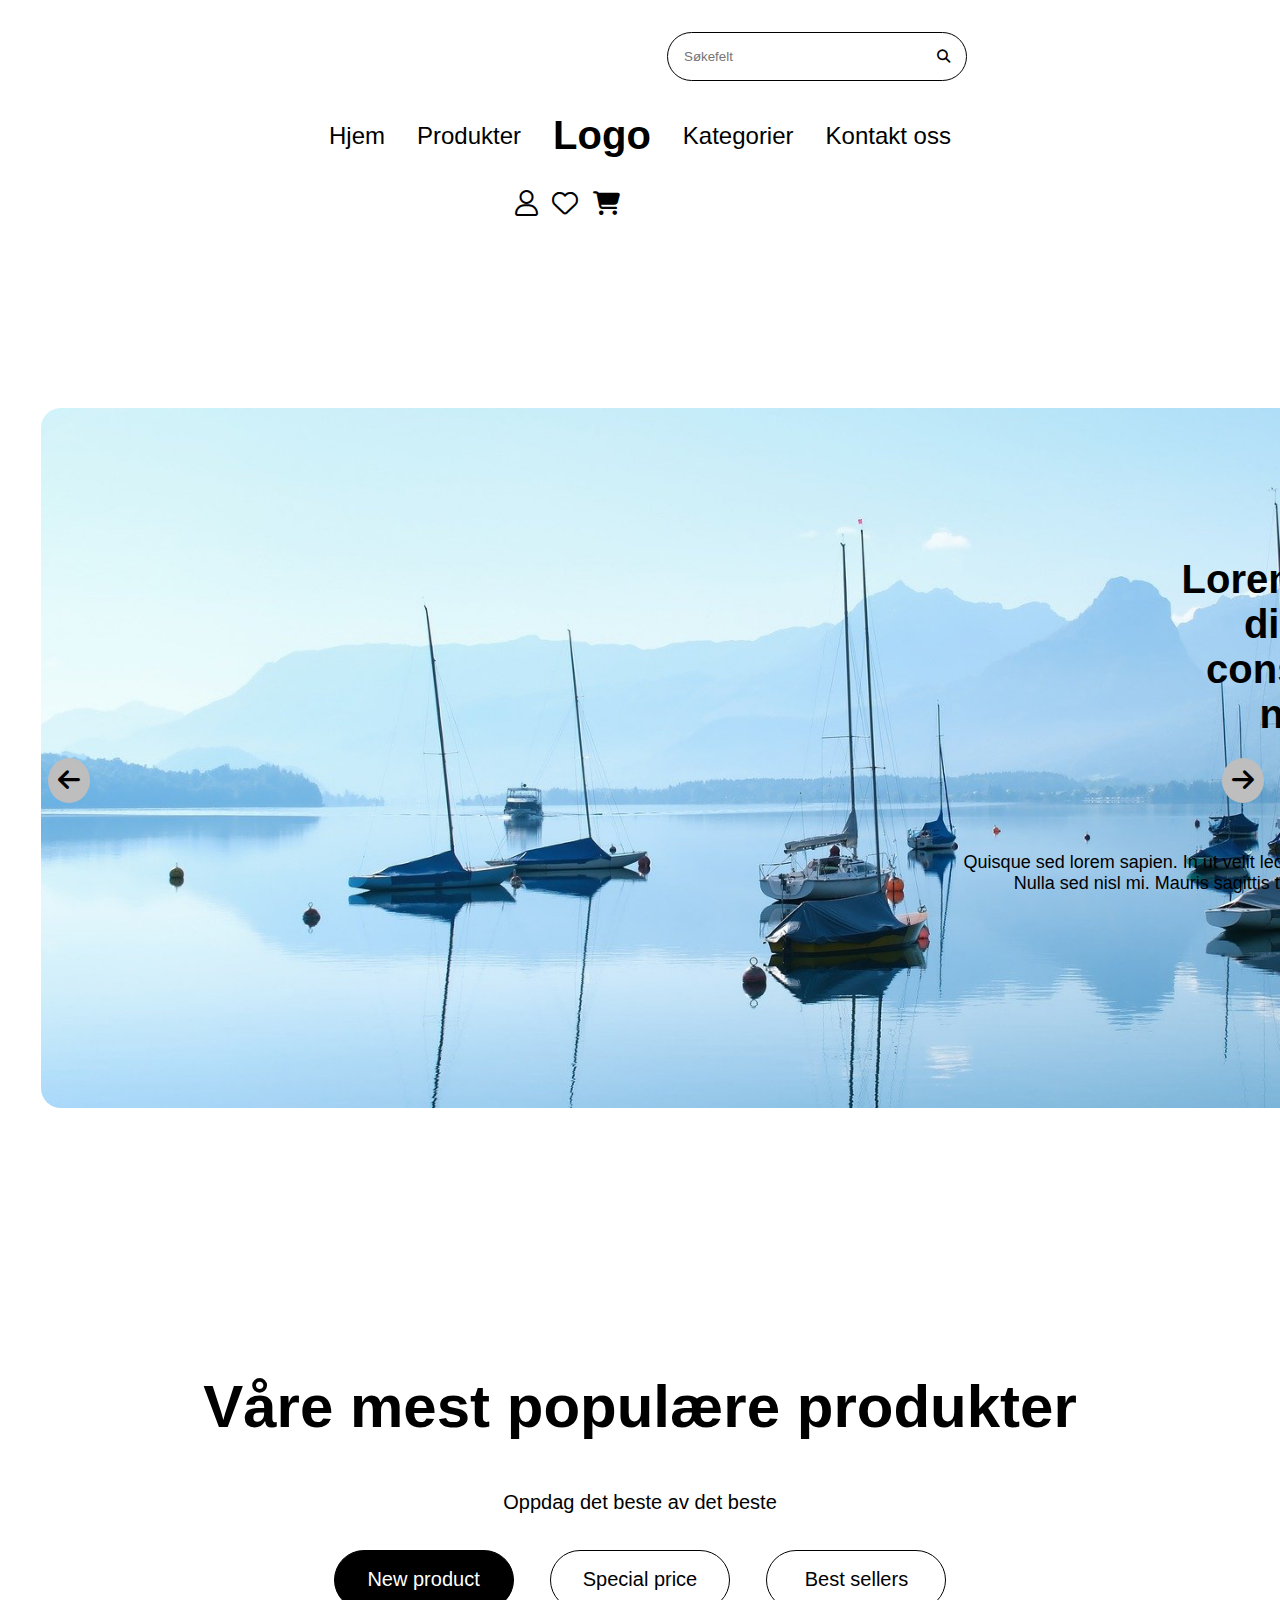
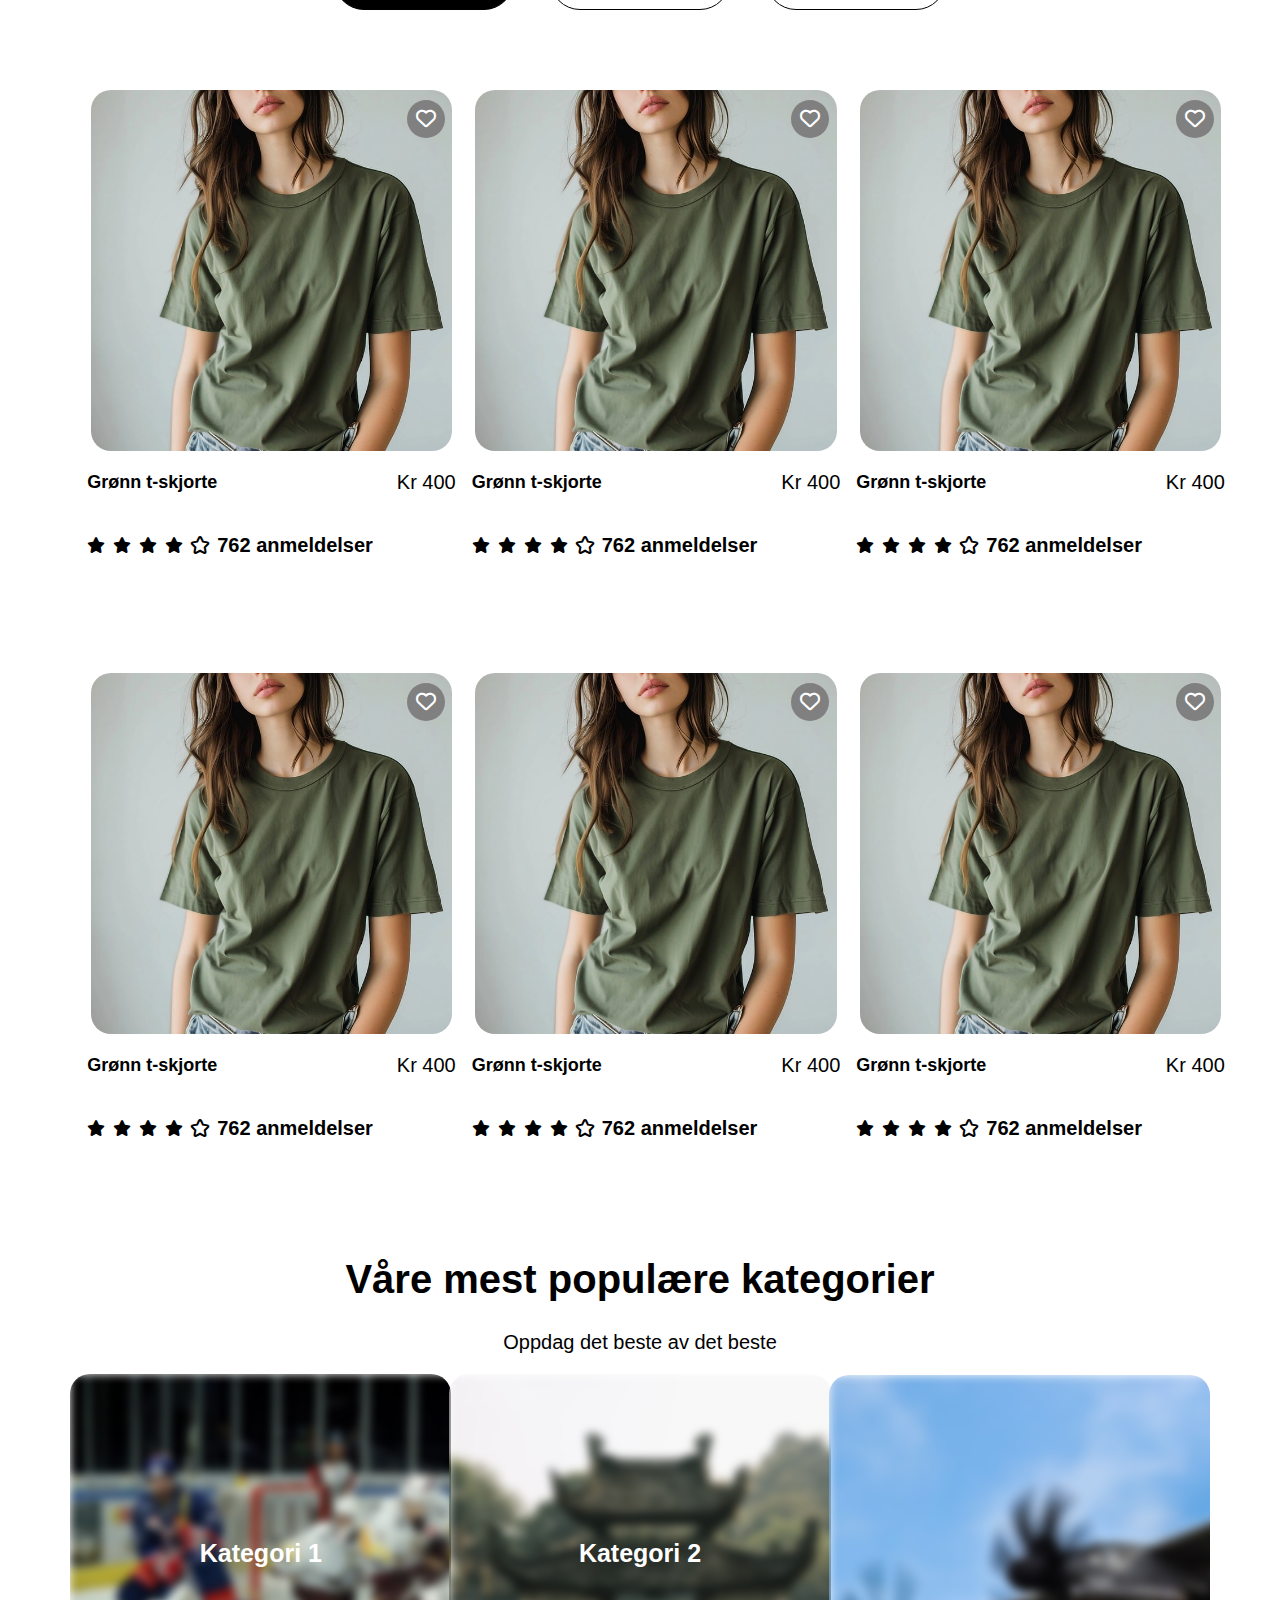
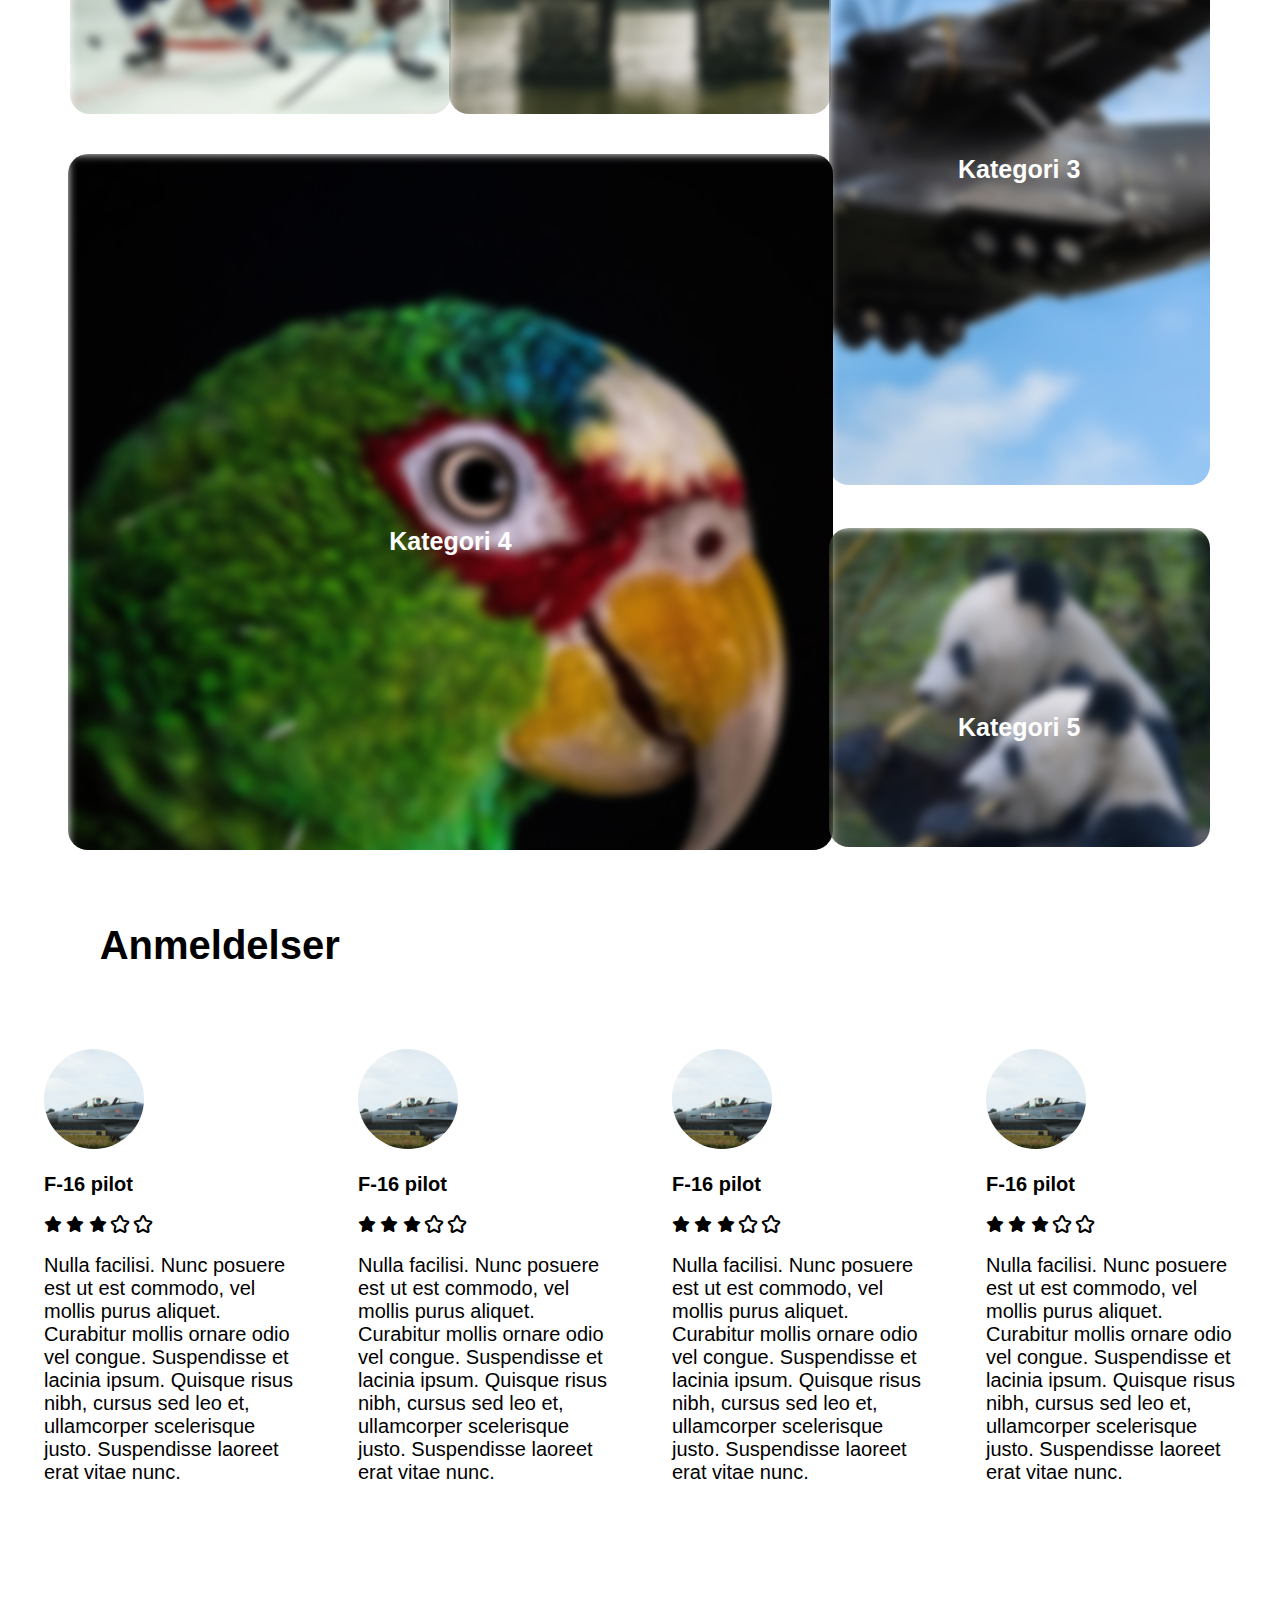
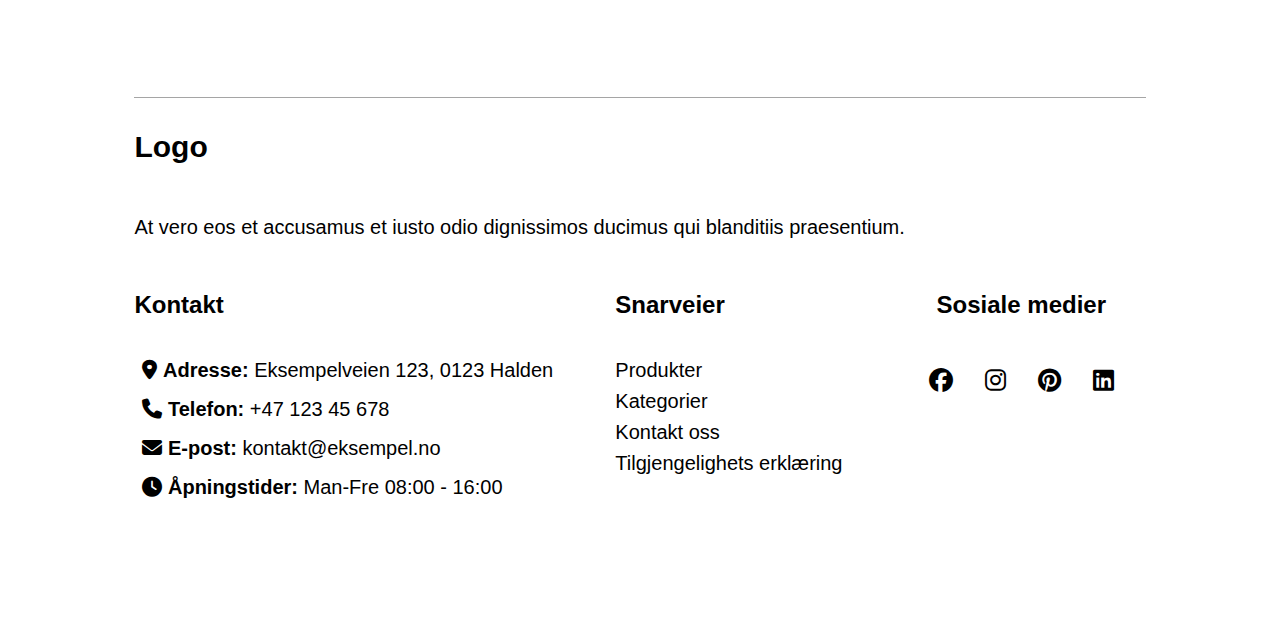
<file: index.html>
<!DOCTYPE html>
<html lang="nb">
<head>
    <meta charset="UTF-8">
    <meta name="viewport" content="width=device-width, initial-scale=1.0">
    <link href="ikoner/css/fontawesome.css" rel="stylesheet">
    <link href="ikoner/css/brands.css" rel="stylesheet">
    <link href="ikoner/css/solid.css" rel="stylesheet">
    <link rel="stylesheet" href="css/style.css">
    <title>Hjem side</title>
</head>
<body>
    <header id="global-header">
        <nav>
            <form>
                <input type="text" placeholder="Søkefelt" id="search">
                <button type="submit" id="search-button">
                    <i class="fa-regular fa-magnifying-glass" id="search-icon"></i>
                </button>
            </form>
            <ul id="menu-text">
                <li>
                    <a href="index.html">Hjem</a>
                </li>
                <li>
                    <a href="#products">Produkter</a>
                </li>
                <li id="logo">
                    <a href="index.html"><strong>Logo</strong></a>
                </li>
                <li>
                    <a href="#categories">Kategorier</a>
                </li>
                <li>
                    <a href="#f-contact">Kontakt oss</a>
                </li>
            </ul>
            <ul id="menu-icon">
                <li>
                    <a href="#"><i class="fa-regular fa-user"></i></a>
                </li>
                <li>
                    <a href="#"><i class="fa-regular fa-heart"></i></a>
                </li>
                <li>
                    <a href="checkout.html"><i class="fa-regular fa-cart-shopping"></i></a>
                </li>
            </ul>
        </nav>
    </header>
    <main>
        <section id="banner">
            <div id="scroll-container-banner">
                <i class="fa-solid fa-arrow-left"></i>
                <i class="fa-solid fa-arrow-right"></i>
                <article id="banner1">
                    <picture>
                        <!--/* Image by <a href="https://pixabay.com/users/the_iop-1181394/?utm_source=link-attribution&utm_medium=referral&utm_campaign=image&utm_content=8763490">the_iop</a> from <a href="https://pixabay.com//?utm_source=link-attribution&utm_medium=referral&utm_campaign=image&utm_content=8763490">Pixabay</a> */-->
                        <source media="(max-width:400px)" srcset="bilder/forside/lake-small.jpg">
                        <source media="(max-width:800px)" srcset="bilder/forside/lake-big.jpg">
                        <img src="bilder/forside/lake-big.jpg" alt="et bilde av noen seilbåter med fjell i bakgrunnen">
                    </picture>
                    <h2>Lorem ipsum. Curabitur dictum tincidunt elit, consectetur bibendum neque dignissim ut. </h2>
                    <p>Quisque sed lorem sapien. In ut velit leo. Proin volutpat justo non tincidunt hendrerit. Nulla sed nisl mi. Mauris sagittis tellus purus, eget sodales libero tristique nec.</p>
                    <a href="#">Les mer</a>
                </article>
                <article id="banner2">
                    <picture>
                        <!--Image by <a href="https://pixabay.com/users/papaya45-216043/?utm_source=link-attribution&utm_medium=referral&utm_campaign=image&utm_content=377796">Sabine Löwer</a> from <a href="https://pixabay.com//?utm_source=link-attribution&utm_medium=referral&utm_campaign=image&utm_content=377796">Pixabay</a>-->
                        <source media="(max-width:800px)" srcset="bilder/forside/sunset-big.jpg">
                        <img src="bilder/forside/sunset-big.jpg" alt="et bilde av noen seilbåter med fjell i bakgrunnen">
                    </picture>
                    <h2>Lorem ipsum. Curabitur dictum tincidunt elit, consectetur bibendum neque dignissim ut. </h2>
                    <p>Quisque sed lorem sapien. In ut velit leo. Proin volutpat justo non tincidunt hendrerit. Nulla sed nisl mi. Mauris sagittis tellus purus, eget sodales libero tristique nec.</p>
                    <a href="#">Les mer</a>
                </article>
                <article id="banner3">
                    <picture>
                        <!--Image by <a href="https://pixabay.com/users/anhannh-11151235/?utm_source=link-attribution&utm_medium=referral&utm_campaign=image&utm_content=4027605">Hoàng Anh Vũ</a> from <a href="https://pixabay.com//?utm_source=link-attribution&utm_medium=referral&utm_campaign=image&utm_content=4027605">Pixabay</a>-->
                        <source media="(max-width:800px)" srcset="bilder/forside/sun-big.jpg">
                        <img src="bilder/forside/sun-big.jpg" alt="et bilde av noen seilbåter med fjell i bakgrunnen">
                    </picture>
                    <h2>Lorem ipsum. Curabitur dictum tincidunt elit, consectetur bibendum neque dignissim ut. </h2>
                    <p>Quisque sed lorem sapien. In ut velit leo. Proin volutpat justo non tincidunt hendrerit. Nulla sed nisl mi. Mauris sagittis tellus purus, eget sodales libero tristique nec.</p>
                    <a href="#">Les mer</a>
                </article>
            </div>
        </section>
        <section id="products">
            <h2>Våre mest populære produkter</h2>
                <p>Oppdag det beste av det beste</p>
                <button id="new-product">New product</button>
                <button>Special price</button>
                <button>Best sellers</button>
            <section id="product-flex">
                <article class="product-card">
                    <picture>
                        <!--  Image by <a href="https://pixabay.com/users/mockups-41027447/?utm_source=link-attribution&utm_medium=referral&utm_campaign=image&utm_content=8751040">mockups</a> from <a href="https://pixabay.com//?utm_source=link-attribution&utm_medium=referral&utm_campaign=image&utm_content=8751040">Pixabay</a>-->
                        <source media="(max-width:400px)" srcset="bilder/green-small.png">
                        <source media="(max-width:800px)" srcset="bilder/green-big.png">
                        <img src="bilder/green-big.png" alt="Grønn t-skjorte">
                    </picture>
                    <i class="fa-regular fa-heart"></i>
                    <section class="product-info">
                        <a href="products.html">Grønn t-skjorte</a>
                        <p class="price">Kr 400</p>
                    </section>
                    <section class="star-product">
                            <i class="fa-solid fa-star"></i>
                            <i class="fa-solid fa-star"></i>
                            <i class="fa-solid fa-star"></i>
                            <i class="fa-solid fa-star"></i>
                            <i class="fa-regular fa-star"></i>
                        <p class="total-reviews"><strong>762 anmeldelser</strong></p>
                    </section>
                </article>
                <article class="product-card">
                    <picture>
                        <!--  Image by <a href="https://pixabay.com/users/mockups-41027447/?utm_source=link-attribution&utm_medium=referral&utm_campaign=image&utm_content=8751040">mockups</a> from <a href="https://pixabay.com//?utm_source=link-attribution&utm_medium=referral&utm_campaign=image&utm_content=8751040">Pixabay</a>-->
                        <source media="(max-width:400px)" srcset="bilder/green-small.png">
                        <source media="(max-width:800px)" srcset="bilder/green-big.png">
                        <img src="bilder/green-big.png" alt="Grønn t-skjorte">
                    </picture>
                    <i class="fa-regular fa-heart"></i>
                    <section class="product-info">
                        <a href="products.html">Grønn t-skjorte</a>
                        <p class="price">Kr 400</p>
                </section>
                    <section class="star-product">
                            <i class="fa-solid fa-star"></i>
                            <i class="fa-solid fa-star"></i>
                            <i class="fa-solid fa-star"></i>
                            <i class="fa-solid fa-star"></i>
                            <i class="fa-regular fa-star"></i>
                        <p class="total-reviews"><strong>762 anmeldelser</strong></p>
                    </section>
                </article>
                <article class="product-card">
                    <picture>
                        <!--  Image by <a href="https://pixabay.com/users/mockups-41027447/?utm_source=link-attribution&utm_medium=referral&utm_campaign=image&utm_content=8751040">mockups</a> from <a href="https://pixabay.com//?utm_source=link-attribution&utm_medium=referral&utm_campaign=image&utm_content=8751040">Pixabay</a>-->
                        <source media="(max-width:400px)" srcset="bilder/green-small.png">
                        <source media="(max-width:800px)" srcset="bilder/green-big.png">
                        <img src="bilder/green-big.png" alt="Grønn t-skjorte">
                    </picture>
                    <i class="fa-regular fa-heart"></i>
                    <section class="product-info">
                        <a href="products.html">Grønn t-skjorte</a>
                        <p class="price">Kr 400</p>
                </section>
                    <section class="star-product">
                            <i class="fa-solid fa-star"></i>
                            <i class="fa-solid fa-star"></i>
                            <i class="fa-solid fa-star"></i>
                            <i class="fa-solid fa-star"></i>
                            <i class="fa-regular fa-star"></i>
                        <p class="total-reviews"><strong>762 anmeldelser</strong></p>
                    </section>
                </article>
                <article class="product-card">
                    <picture>
                        <!--  Image by <a href="https://pixabay.com/users/mockups-41027447/?utm_source=link-attribution&utm_medium=referral&utm_campaign=image&utm_content=8751040">mockups</a> from <a href="https://pixabay.com//?utm_source=link-attribution&utm_medium=referral&utm_campaign=image&utm_content=8751040">Pixabay</a>-->
                        <source media="(max-width:400px)" srcset="bilder/green-small.png">
                        <source media="(max-width:800px)" srcset="bilder/green-big.png">
                        <img src="bilder/green-big.png" alt="Grønn t-skjorte">
                    </picture>
                    <i class="fa-regular fa-heart"></i>
                    <section class="product-info">
                        <a href="products.html">Grønn t-skjorte</a>
                        <p class="price">Kr 400</p>
                </section>
                    <section class="star-product">
                            <i class="fa-solid fa-star"></i>
                            <i class="fa-solid fa-star"></i>
                            <i class="fa-solid fa-star"></i>
                            <i class="fa-solid fa-star"></i>
                            <i class="fa-regular fa-star"></i>
                        <p class="total-reviews"><strong>762 anmeldelser</strong></p>
                    </section>
                </article>
                <article class="product-card">
                    <picture>
                        <!--  Image by <a href="https://pixabay.com/users/mockups-41027447/?utm_source=link-attribution&utm_medium=referral&utm_campaign=image&utm_content=8751040">mockups</a> from <a href="https://pixabay.com//?utm_source=link-attribution&utm_medium=referral&utm_campaign=image&utm_content=8751040">Pixabay</a>-->
                        <source media="(max-width:400px)" srcset="bilder/green-small.png">
                        <source media="(max-width:800px)" srcset="bilder/green-big.png">
                        <img src="bilder/green-big.png" alt="Grønn t-skjorte">
                    </picture>
                    <i class="fa-regular fa-heart"></i>
                    <section class="product-info">
                        <a href="products.html">Grønn t-skjorte</a>
                        <p class="price">Kr 400</p>
                    </section>
                    <section class="star-product">
                            <i class="fa-solid fa-star"></i>
                            <i class="fa-solid fa-star"></i>
                            <i class="fa-solid fa-star"></i>
                            <i class="fa-solid fa-star"></i>
                            <i class="fa-regular fa-star"></i>
                        <p class="total-reviews"><strong>762 anmeldelser</strong></p>
                    </section>
                </article>
                <article class="product-card">
                    <picture>
                        <!--  Image by <a href="https://pixabay.com/users/mockups-41027447/?utm_source=link-attribution&utm_medium=referral&utm_campaign=image&utm_content=8751040">mockups</a> from <a href="https://pixabay.com//?utm_source=link-attribution&utm_medium=referral&utm_campaign=image&utm_content=8751040">Pixabay</a>-->
                        <source media="(max-width:400px)" srcset="bilder/green-small.png">
                        <source media="(max-width:800px)" srcset="bilder/green-big.png">
                        <img src="bilder/green-big.png" alt="Grønn t-skjorte">
                    </picture>
                    <i class="fa-regular fa-heart"></i>
                    <section class="product-info">
                        <a href="products.html">Grønn t-skjorte</a>
                        <p class="price">Kr 400</p>
                    </section>
                    <section class="star-product">
                            <i class="fa-solid fa-star"></i>
                            <i class="fa-solid fa-star"></i>
                            <i class="fa-solid fa-star"></i>
                            <i class="fa-solid fa-star"></i>
                            <i class="fa-regular fa-star"></i>
                        <p class="total-reviews"><strong>762 anmeldelser</strong></p>
                    </section>
                </article>
            </section>
        </section>
        <section id="categories">
            <h2>Våre mest populære kategorier</h2>
            <p>Oppdag det beste av det beste</p>
            <!-- <section id="categories-grid"> -->
                <article id="category-card1" class="category-card">
                <h3>Kategori 1</h3> 
                </article>
                <article id="category-card2" class="category-card">
                    <h3>Kategori 2</h3>
                
                </article>
                <article id="category-card3" class="category-card">
                    <h3>Kategori 3</h3>
                
                </article>
                <article id="category-card4" class="category-card">
                    <h3>Kategori 4</h3>
                
                </article>
                <article id="category-card5" class="category-card">
                    <h3>Kategori 5</h3>
                </article>
            <!-- </section> -->
        </section>
        <section id="reviews">
            <h2>Anmeldelser</h2>
                <div id="scroll-container-review">
                    <article class="review-card">
                        <picture>
                            <source media="(max-width:400px)" srcset="bilder/forside/f-16-small.jpg">
                            <img src="bilder/forside/f-16-small.jpg" alt="F-16 jet">
                        </picture>
                        <p> <strong>F-16 pilot</strong></p>
                        <span class="stars">
                            <i class="fa-solid fa-star"></i>
                            <i class="fa-solid fa-star"></i>
                            <i class="fa-solid fa-star"></i>
                            <i class="fa-regular fa-star"></i>
                            <i class="fa-regular fa-star"></i>
                        </span>
                        <p>Nulla facilisi. Nunc posuere est ut est commodo, vel mollis purus aliquet. Curabitur mollis ornare odio vel congue. Suspendisse et lacinia ipsum. Quisque risus nibh, cursus sed leo et, ullamcorper scelerisque justo. Suspendisse laoreet erat vitae nunc.</p>
                    </article>
                    <article class="review-card">
                        <picture>
                            <source media="(max-width:400px)" srcset="bilder/forside/f-16-small.jpg">
                            <img src="bilder/forside/f-16-small.jpg" alt="F-16 jet">
                        </picture>
                        <p><strong>F-16 pilot</strong></p>
                        <span class="stars">
                            <i class="fa-solid fa-star"></i>
                            <i class="fa-solid fa-star"></i>
                            <i class="fa-solid fa-star"></i>
                            <i class="fa-regular fa-star"></i>
                            <i class="fa-regular fa-star"></i>
                        </span>
                        <p>Nulla facilisi. Nunc posuere est ut est commodo, vel mollis purus aliquet. Curabitur mollis ornare odio vel congue. Suspendisse et lacinia ipsum. Quisque risus nibh, cursus sed leo et, ullamcorper scelerisque justo. Suspendisse laoreet erat vitae nunc.</p>
                    </article>
                    <article class="review-card">
                        <picture>
                            <source media="(max-width:400px)" srcset="bilder/forside/f-16-small.jpg">
                            <img src="bilder/forside/f-16-small.jpg" alt="F-16 jet">
                        </picture>
                        <p><strong>F-16 pilot</strong></p>
                        <span class="stars">
                            <i class="fa-solid fa-star"></i>
                            <i class="fa-solid fa-star"></i>
                            <i class="fa-solid fa-star"></i>
                            <i class="fa-regular fa-star"></i>
                            <i class="fa-regular fa-star"></i>
                        </span>
                        <p>Nulla facilisi. Nunc posuere est ut est commodo, vel mollis purus aliquet. Curabitur mollis ornare odio vel congue. Suspendisse et lacinia ipsum. Quisque risus nibh, cursus sed leo et, ullamcorper scelerisque justo. Suspendisse laoreet erat vitae nunc. </p>
                    </article>
                    <article class="review-card">
                        <picture>
                            <source media="(max-width:400px)" srcset="bilder/forside/f-16-small.jpg">
                            <img src="bilder/forside/f-16-small.jpg" alt="F-16 jet">
                        </picture>
                        <p><strong>F-16 pilot</strong></p>
                        <span class="stars">
                            <i class="fa-solid fa-star"></i>
                            <i class="fa-solid fa-star"></i>
                            <i class="fa-solid fa-star"></i>
                            <i class="fa-regular fa-star"></i>
                            <i class="fa-regular fa-star"></i>
                        </span>
                        <p>Nulla facilisi. Nunc posuere est ut est commodo, vel mollis purus aliquet. Curabitur mollis ornare odio vel congue. Suspendisse et lacinia ipsum. Quisque risus nibh, cursus sed leo et, ullamcorper scelerisque justo. Suspendisse laoreet erat vitae nunc. </p>
                    </article>
                </div>
        </section>

    </main>
    <footer>
        <section id="f-logo">
            <h4><a href="#global-header">Logo</a></h4>
            <p>At vero eos et accusamus et iusto odio dignissimos ducimus qui blanditiis praesentium.</p>
        </section>
        <section id="flex-footer">
            <section id="f-contact">
                <h4>Kontakt</h4>
                    <ul>
                        <li><i class="fa-solid fa-location-dot"></i> <strong>Adresse:</strong> Eksempelveien 123, 0123 Halden</li>
                        <li><i class="fa-solid fa-phone"></i> <strong>Telefon:</strong> +47 123 45 678</li>
                        <li><i class="fa-solid fa-envelope"></i> <strong>E-post:</strong> kontakt@eksempel.no</li>
                        <li><i class="fa-solid fa-clock"></i> <strong>Åpningstider:</strong> Man-Fre 08:00 - 16:00</li>
                    </ul>
                </section>
                <section id="f-shortcuts">
                    <h4>Snarveier</h4>
                    <nav>
                        <ul>
                            <li><a href="#products">Produkter</a></li>
                            <li><a href="#categories">Kategorier</a></li>
                            <li><a href="#">Kontakt oss</a></li>
                            <li><a href="Ressurser/Tilgjengelighets_erklæring.pdf" target="_blank">Tilgjengelighets erklæring</a></li>
                        </ul>
                    </nav>
                </section>
            <section id="f-some">
                <h4> Sosiale medier</h4>
                    <ul>
                        <li><a href="https://www.facebook.com" target="_blank"><i class="fa-brands fa-facebook"></i></a></li>
                        <li><a href="https://www.instagram.com" target="_blank"><i class="fa-brands fa-instagram"></i></a></li>
                        <li><a href="https://www.pinterest.com" target="_blank"><i class="fa-brands fa-pinterest"></i></a></li>
                        <li><a href="https://www.linkedin.com" target="_blank"><i class="fa-brands fa-linkedin"></i></a></li>
                    </ul>
            </section>
        </section>
    </footer>
</body>
</html>
</file>
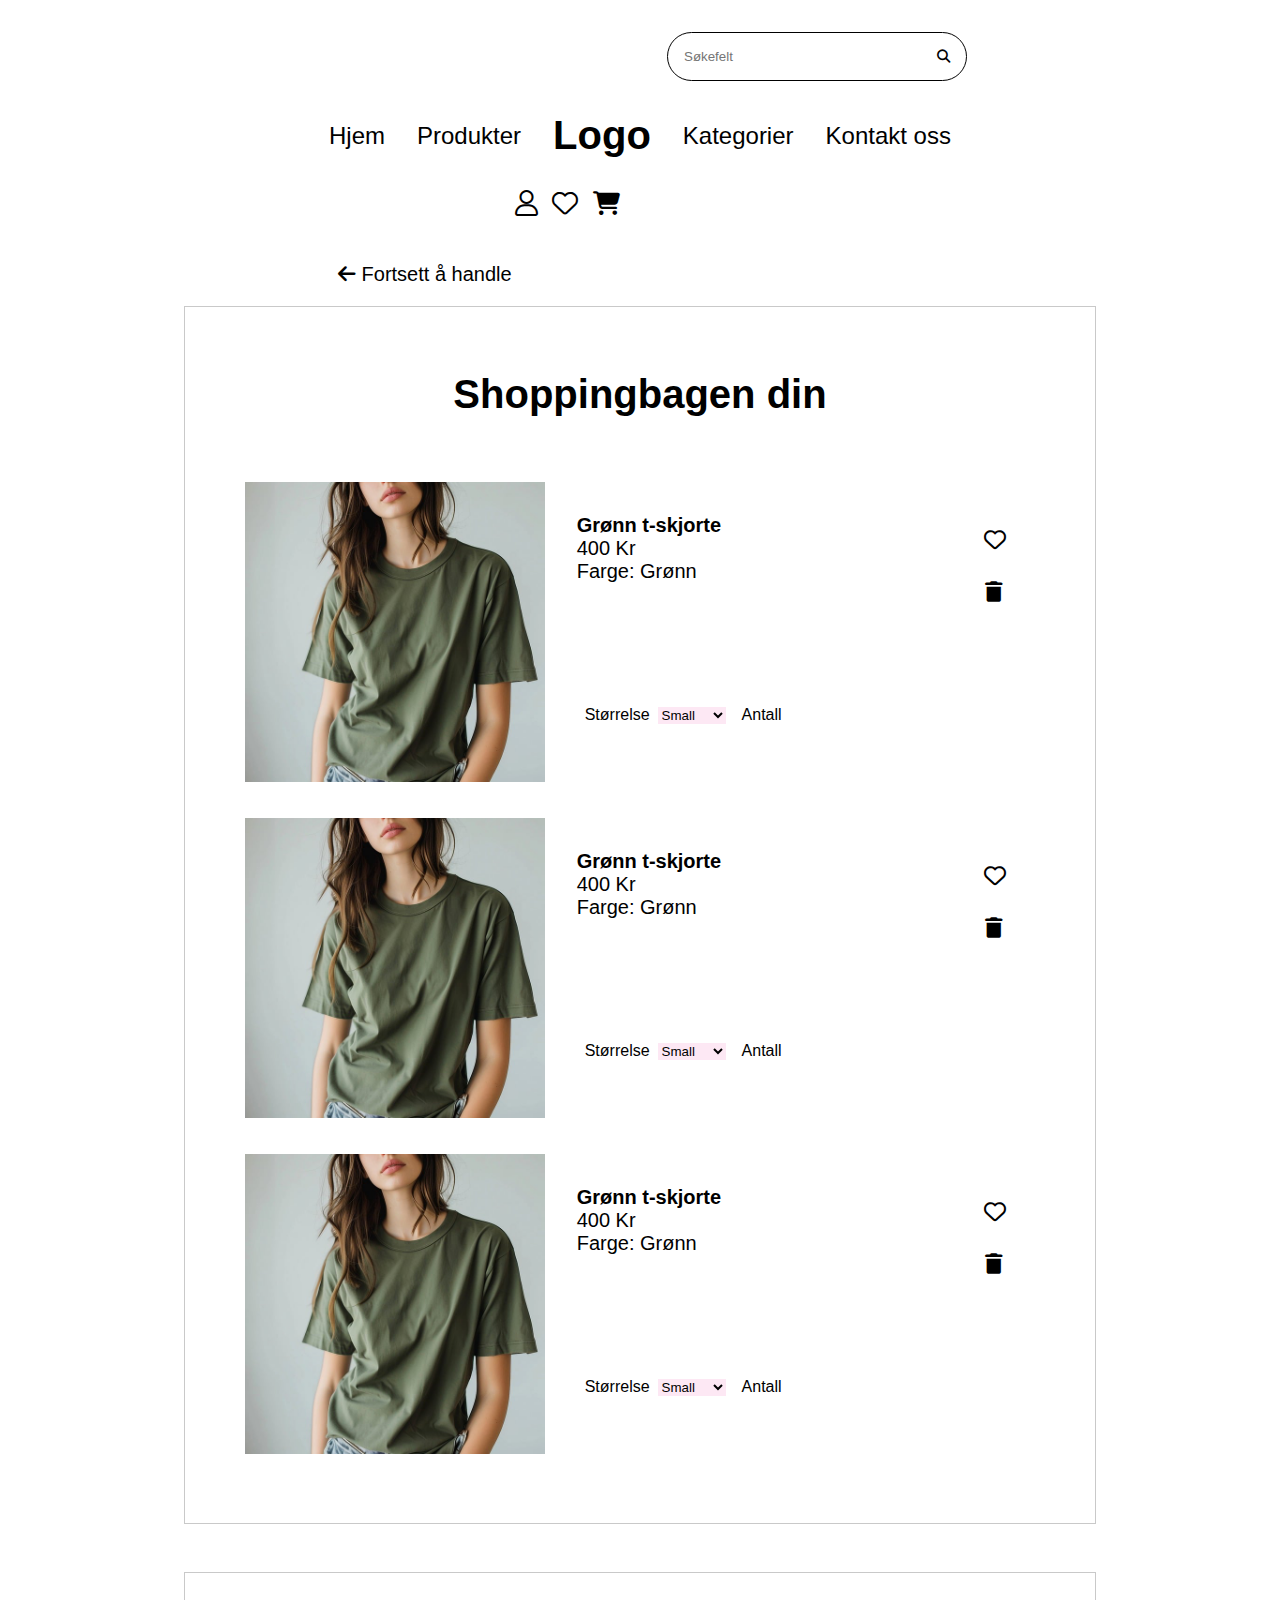
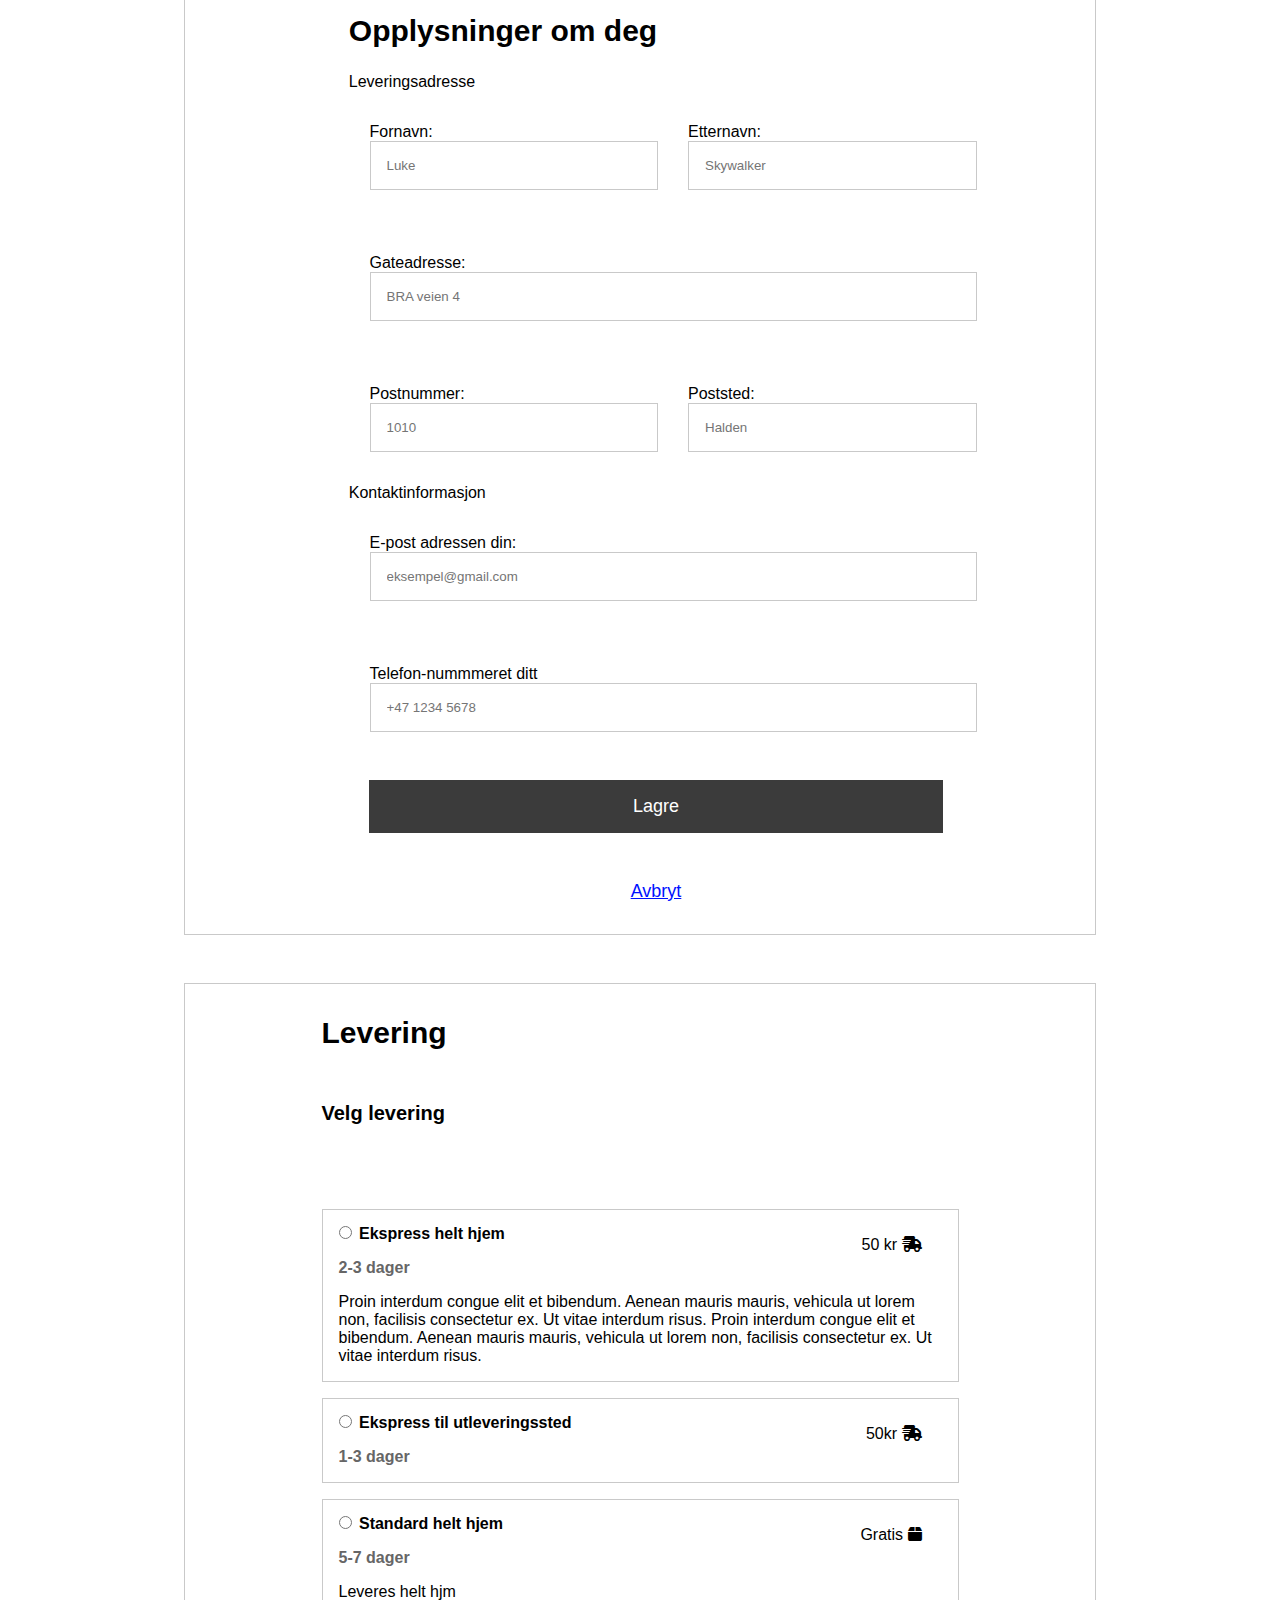
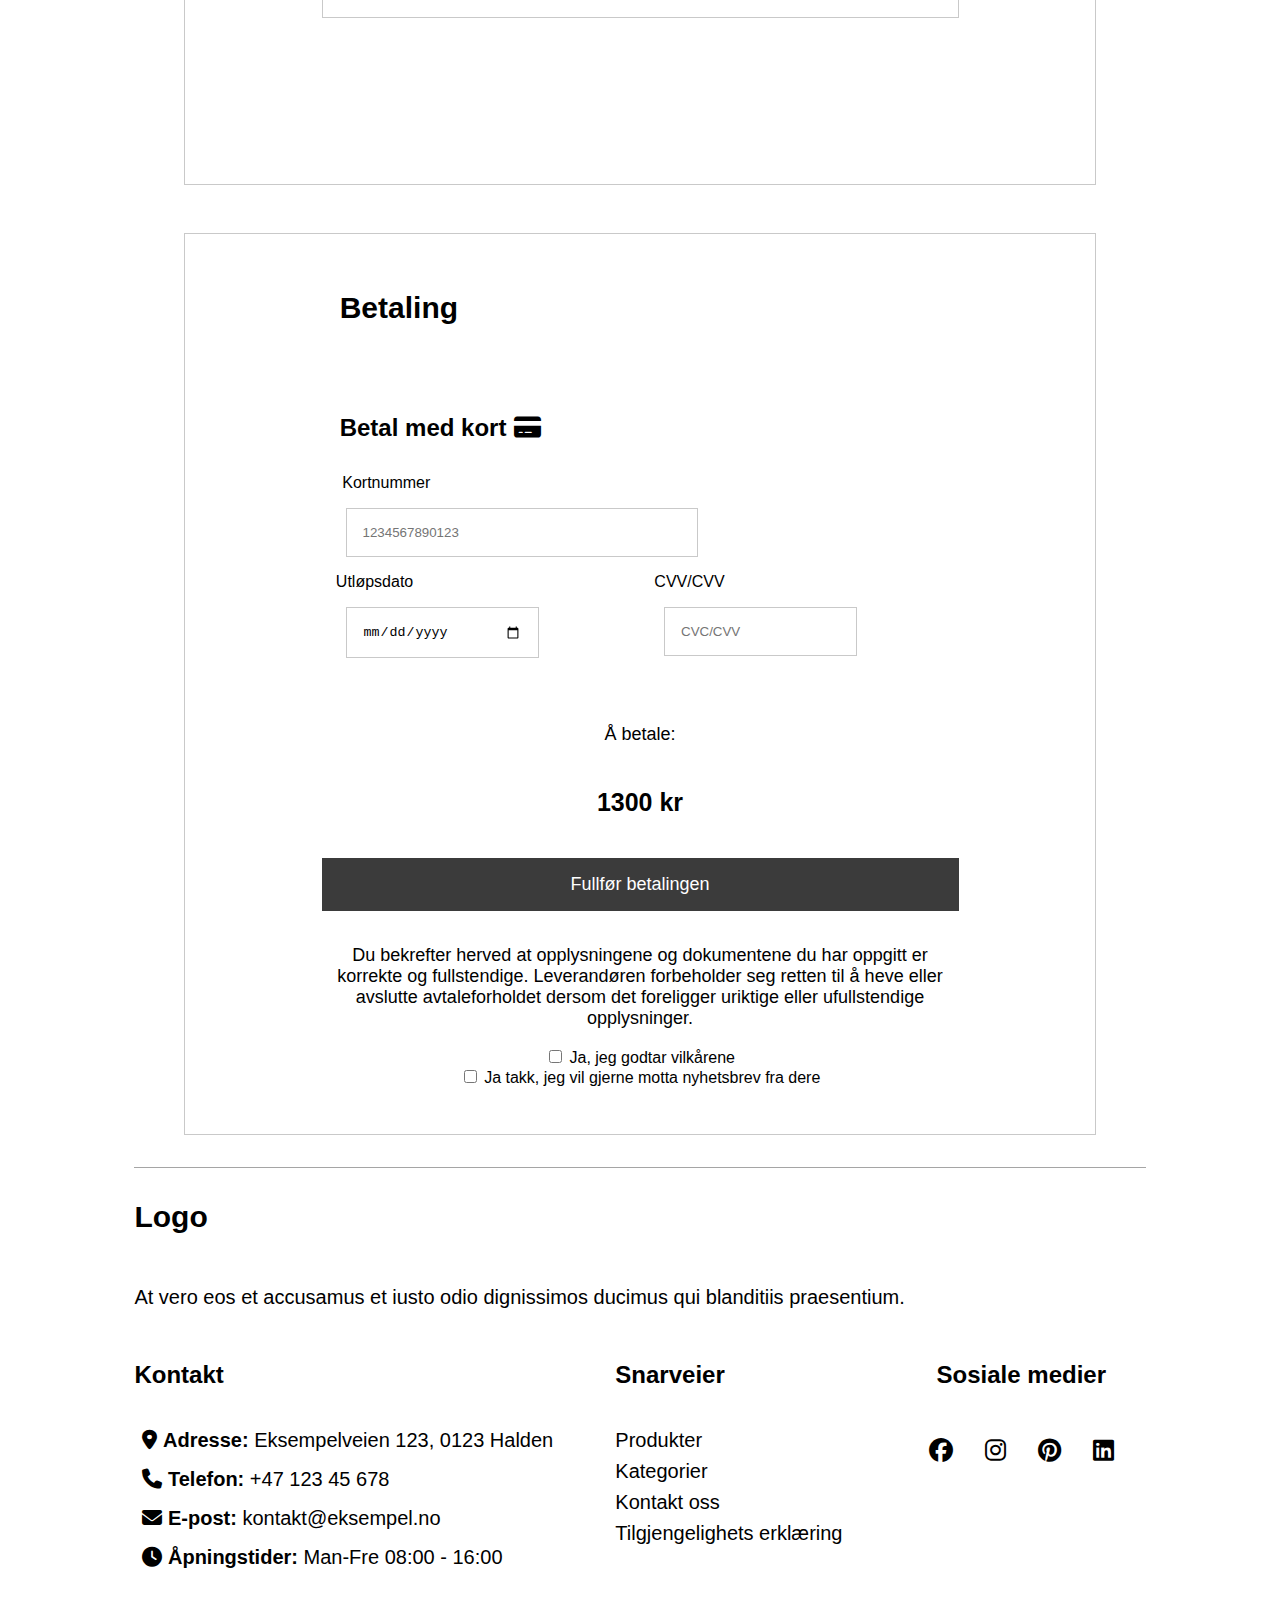
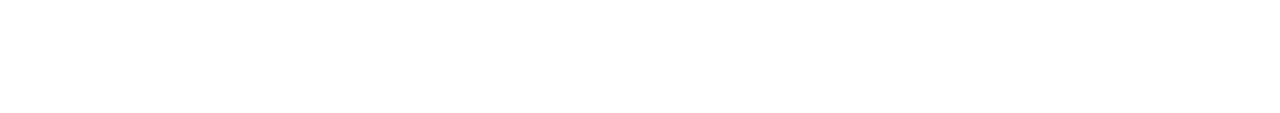
<file: checkout.html>
<!DOCTYPE html>
<html lang="nb">
<head>
    <meta charset="UTF-8">
    <meta name="viewport" content="width=device-width, initial-scale=1.0">
    <link href="ikoner/css/fontawesome.css" rel="stylesheet">
    <link href="ikoner/css/brands.css" rel="stylesheet">
    <link href="ikoner/css/solid.css" rel="stylesheet">
    <link rel="stylesheet" href="css/style.css">
    <title>Betaling</title>
</head>
<body>
    <header id="global-header">
        <nav>
            <form>
                <input type="text" placeholder="Søkefelt" id="search">
                <button type="submit" id="search-button">
                    <i class="fa-regular fa-magnifying-glass" id="search-icon"></i>
                </button>
            </form>
            <ul id="menu-text">
                <li>
                    <a href="index.html">Hjem</a>
                </li>
                <li>
                    <a href="index.html#products">Produkter</a>
                </li>
                <li id="logo">
                    <a href="index.html"><strong>Logo</strong></a>
                </li>
                <li>
                    <a href="index.html#categories">Kategorier</a>
                </li>
                <li>
                    <a href="#f-contact">Kontakt oss</a>
                </li>
            </ul>
            <ul id="menu-icon">
                <li>
                    <a href="#"><i class="fa-regular fa-user"></i></a>
                </li>
                <li>
                    <a href="#"><i class="fa-regular fa-heart"></i></a>
                </li>
                <li>
                    <a href="checkout.html"><i class="fa-regular fa-cart-shopping"></i></a>
                </li>
            </ul>
        </nav>
    </header>
    <main id="main-checkout">
        <nav>
            <ul id="breadcrumbs">
                <li><a href="index.html"><i class="fa-solid fa-arrow-left"></i> Fortsett å handle</a></li>
            </ul>
        </nav>
        <section id="shopping-bag">
            <h2>Shoppingbagen din</h2>
            <article class="checkout-card">
                <picture>
                    <!--  Image by <a href="https://pixabay.com/users/mockups-41027447/?utm_source=link-attribution&utm_medium=referral&utm_campaign=image&utm_content=8751040">mockups</a> from <a href="https://pixabay.com//?utm_source=link-attribution&utm_medium=referral&utm_campaign=image&utm_content=8751040">Pixabay</a>-->
                    <source media="(max-width:400px)" srcset="bilder/green-small.png">
                    <source media="(max-width:800px)" srcset="bilder/green-big.png">
                    <img src="bilder/green-big.png" alt="Grønn t-skjorte">
                </picture>
                <section class="checkout-info">
                    <section class="checkout-text">
                        <p><strong>Grønn t-skjorte</strong></p>
                        <p>400 Kr</p>
                        <p>Farge: Grønn</p>
                    </section>
                    <section class="checkout-input">
                        <p>Størrelse</p>
                        <select name="size" id="size">
                            <option value="small">Small</option>
                            <option value="medium">Medium</option>
                            <option value="large">Large</option>
                            <option value="xlarge">X-Large</option>
                        </select>
                        <p>Antall</p>
                        <input type="number" id="total-number" min="0">
                    </section>
                </section>
                <section class="checkout-icon">
                    <i class="fa-regular fa-heart"></i>
                    <i class="fa-solid fa-trash"></i>
                </section>
            </article>
            <article class="checkout-card">
                <picture>
                    <!--  Image by <a href="https://pixabay.com/users/mockups-41027447/?utm_source=link-attribution&utm_medium=referral&utm_campaign=image&utm_content=8751040">mockups</a> from <a href="https://pixabay.com//?utm_source=link-attribution&utm_medium=referral&utm_campaign=image&utm_content=8751040">Pixabay</a>-->
                    <source media="(max-width:400px)" srcset="bilder/green-small.png">
                    <source media="(max-width:800px)" srcset="bilder/green-big.png">
                    <img src="bilder/green-big.png" alt="Grønn t-skjorte">
                </picture>
                <section class="checkout-info">
                    <section class="checkout-text">
                        <p><strong>Grønn t-skjorte</strong></p>
                        <p>400 Kr</p>
                        <p>Farge: Grønn</p>
                    </section>
                    <section class="checkout-input">
                        <p>Størrelse</p>
                        <select name="size">
                            <option value="small">Small</option>
                            <option value="medium">Medium</option>
                            <option value="large">Large</option>
                            <option value="xlarge">X-Large</option>
                        </select>
                        <p>Antall</p>
                        <input type="number" min="0">
                    </section>
                </section>
                <section class="checkout-icon">
                    <i class="fa-regular fa-heart"></i>
                    <i class="fa-solid fa-trash"></i>
                </section>
            </article>
            <article class="checkout-card">
                <picture>
                    <!--  Image by <a href="https://pixabay.com/users/mockups-41027447/?utm_source=link-attribution&utm_medium=referral&utm_campaign=image&utm_content=8751040">mockups</a> from <a href="https://pixabay.com//?utm_source=link-attribution&utm_medium=referral&utm_campaign=image&utm_content=8751040">Pixabay</a>-->
                    <source media="(max-width:400px)" srcset="bilder/green-small.png">
                    <source media="(max-width:800px)" srcset="bilder/green-big.png">
                    <img src="bilder/green-big.png" alt="Grønn t-skjorte">
                </picture>
                <section class="checkout-info">
                    <section class="checkout-text">
                        <p><strong>Grønn t-skjorte</strong></p>
                        <p>400 Kr</p>
                        <p>Farge: Grønn</p>
                    </section>
                    <section class="checkout-input">
                        <p>Størrelse</p>
                        <select name="size">
                            <option value="small">Small</option>
                            <option value="medium">Medium</option>
                            <option value="large">Large</option>
                            <option value="xlarge">X-Large</option>
                        </select>
                        <p>Antall</p>
                        <input type="number" min="0">
                    </section>
                </section>
                <section class="checkout-icon">
                    <i class="fa-regular fa-heart"></i>
                    <i class="fa-solid fa-trash"></i>
                </section>
            </article>
        </section>
        <section id="fill-info">
            <h2>Opplysninger om deg</h2>
            <p>Leveringsadresse</p>
            <form id="info-person">
                <section id="first">
                    <label for="first-name">Fornavn:</label>
                    <input type="text" id="first-name" placeholder="Luke" required>
                </section>
                <section id="last">
                    <label for="last-name">Etternavn:</label>
                    <input type="text" id="last-name" placeholder="Skywalker" required>
                </section>
                <section id="address">
                    <label for="street-address">Gateadresse:</label>
                    <input type="text" id="street-address" placeholder="BRA veien 4" required>
                </section>
                <section id="post">
                    <label for="postal-code">Postnummer:</label>
                    <input type="number" id="postal-code" placeholder="1010" required>
                </section>
                <section id="town">
                    <label for="city">Poststed:</label>
                    <input type="text" id="city" placeholder="Halden" required>
                </section>
            </form>
            <p>Kontaktinformasjon</p>

            <form id="info-contact">
                <section id="fill-mail">
                    <label for="email">E-post adressen din:</label>
                    <input type="email" id="email" placeholder="eksempel@gmail.com" required>
                </section>
                <section id="fill-number">
                    <label for="phonenumber">Telefon-nummmeret ditt</label>
                    <input type="number" id="phonenumber" placeholder="+47 1234 5678" required>
                </section>
                <button type="submit">Lagre</button>
                <button type="reset" id="button">Avbryt</button>
            </form>
        </section>  
        <section id="shipment">
            <h2>Levering</h2>
            <p id="shipment-choose">Velg levering</p>
            <form>
                <section>
                    <input type="radio" name="shipment" id="overnight" value="3">
                    <label for="overnight">Ekspress helt hjem</label>
                    <p class="shipment-time"> 2-3 dager</p>
                    <p class="kr-icon">50 kr <i class="fa-solid fa-truck-fast"></i></p>
                    <p>Proin interdum congue elit et bibendum. Aenean mauris mauris, vehicula ut lorem non, facilisis consectetur ex. Ut vitae interdum risus. Proin interdum congue elit et bibendum. Aenean mauris mauris, vehicula ut lorem non, facilisis consectetur ex. Ut vitae interdum risus.</p>
                </section>
                <section>
                    <input type="radio" name="shipment" id="express" value="2">
                    <label for="express">Ekspress til utleveringssted</label>
                    <p class="shipment-time">1-3 dager</p>
                    <p class="kr-icon">50kr <i class="fa-solid fa-truck-fast"></i></p>
                </section>
                <section>
                    <input type="radio" name="shipment" id="standard" value="1">
                    <label for="standard">Standard helt hjem</label>
                    <p class="shipment-time">5-7 dager</p>
                    <p class="kr-icon">Gratis <i class="fa-solid fa-box"></i></p>
                    <p>Leveres helt hjm</p>
                </section>
            </form>
        </section>
        <section id="payment">
            <h2>Betaling </h2>
            <p id="payment-card">Betal med kort<i class="fa-regular fa-credit-card"></i></p>
            <form>
                <section id="fill-card-number">
                    <label for="card-number" >Kortnummer</label>
                    <input type="number" id="card-number" placeholder="1234567890123" required>
                </section>
                <section id="fill-date">
                    <label for="expiry-date">Utløpsdato</label>
                    <input type="date" id="expiry-date" required>
                </section>
                <section id="CVC">
                    <label for="cvv">CVV/CVV</label>
                    <input type="number" id="cvv" name="cvv" placeholder="CVC/CVV" required>
                </section>
            </form>
            <section id="payment-finish">
                <p>Å betale:</p>
                <h3>1300 kr</h3>
                <button type="submit">Fullfør betalingen</button>
                <p>Du bekrefter herved at opplysningene og dokumentene du har oppgitt er korrekte og fullstendige. Leverandøren forbeholder seg retten til å heve eller avslutte avtaleforholdet dersom det foreligger uriktige eller ufullstendige opplysninger.
                </p>
                <label for="terms">
                    <input type="checkbox" id="terms" name="terms" required> Ja, jeg godtar vilkårene
                </label>
                <label for="newsletter">
                    <input type="checkbox" id="newsletter" name="newsletter"> Ja takk, jeg vil gjerne motta nyhetsbrev fra dere
                </label>
            </section>
        </section>

    </main>
    <footer>
        <section id="f-logo">
            <h4><a href="#global-header">Logo</a></h4>
            <p>At vero eos et accusamus et iusto odio dignissimos ducimus qui blanditiis praesentium.</p>
        </section>
        <section id="flex-footer">
            <section id="f-contact">
                <h4>Kontakt</h4>
                    <ul>
                        <li><i class="fa-solid fa-location-dot"></i> <strong>Adresse:</strong> Eksempelveien 123, 0123 Halden</li>
                        <li><i class="fa-solid fa-phone"></i> <strong>Telefon:</strong> +47 123 45 678</li>
                        <li><i class="fa-solid fa-envelope"></i> <strong>E-post:</strong> kontakt@eksempel.no</li>
                        <li><i class="fa-solid fa-clock"></i> <strong>Åpningstider:</strong> Man-Fre 08:00 - 16:00</li>
                    </ul>
                </section>
                <section id="f-shortcuts">
                    <h4>Snarveier</h4>
                    <nav>
                        <ul>
                            <li><a href="#products">Produkter</a></li>
                            <li><a href="#categories">Kategorier</a></li>
                            <li><a href="#">Kontakt oss</a></li>
                            <li><a href="Ressurser/Tilgjengelighets_erklæring.pdf" target="_blank">Tilgjengelighets erklæring</a></li>
                        </ul>
                    </nav>
                </section>
            <section id="f-some">
                <h4> Sosiale medier</h4>
                    <ul>
                        <li><a href="https://www.facebook.com" target="_blank"><i class="fa-brands fa-facebook"></i></a></li>
                        <li><a href="https://www.instagram.com" target="_blank"><i class="fa-brands fa-instagram"></i></a></li>
                        <li><a href="https://www.pinterest.com" target="_blank"><i class="fa-brands fa-pinterest"></i></a></li>
                        <li><a href="https://www.linkedin.com" target="_blank"><i class="fa-brands fa-linkedin"></i></a></li>
                    </ul>
            </section>
        </section>
    </footer>
</body>
</html>
</file>
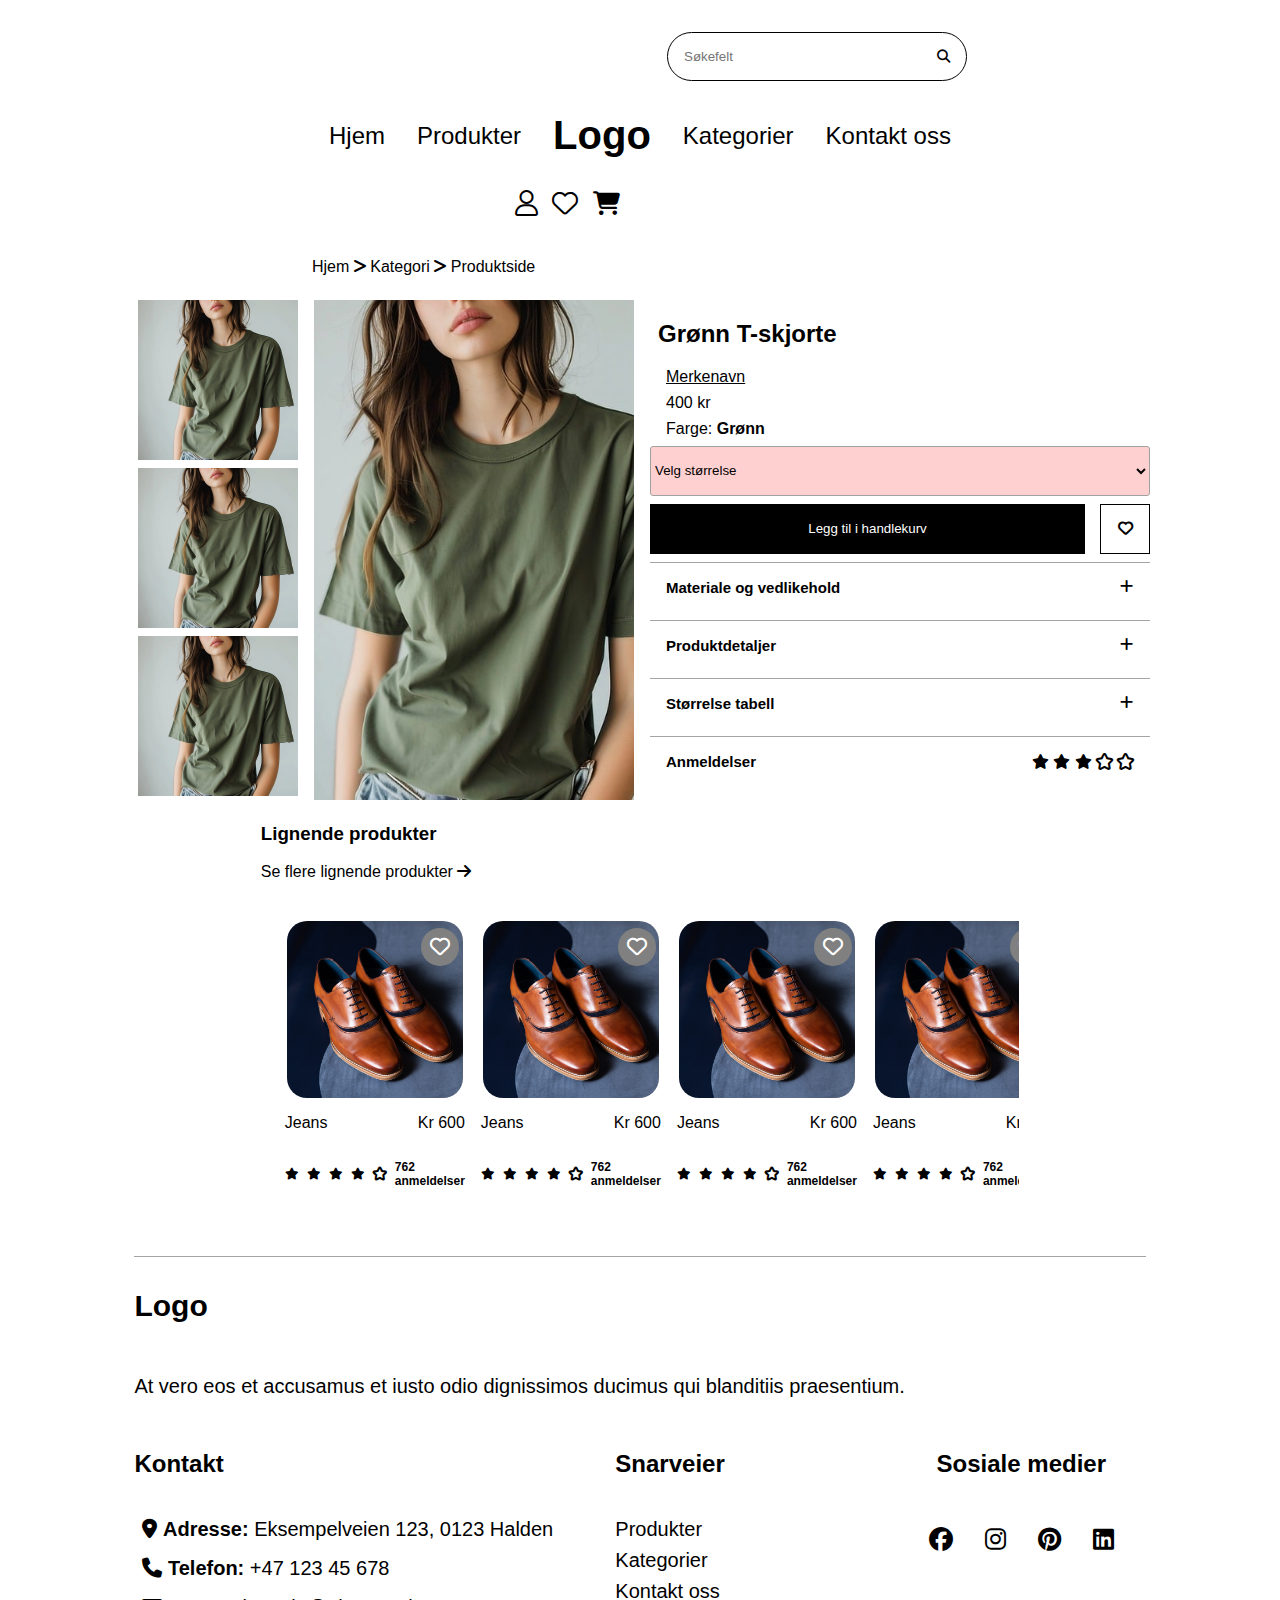
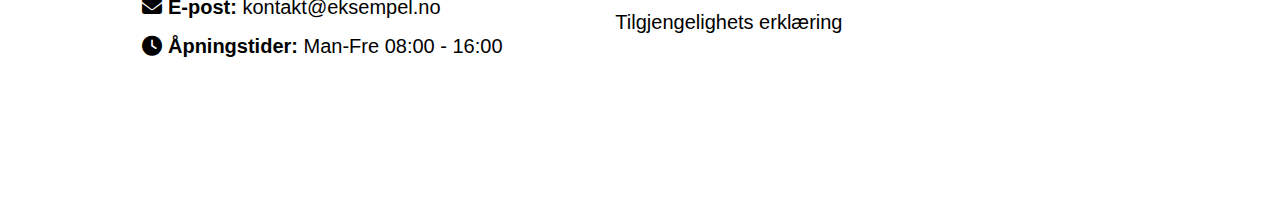
<file: products.html>
<!DOCTYPE html>
<html lang="nb">
<head>
    <meta charset="UTF-8">
    <meta name="viewport" content="width=device-width, initial-scale=1.0">
    <link href="ikoner/css/fontawesome.css" rel="stylesheet">
    <link href="ikoner/css/brands.css" rel="stylesheet">
    <link href="ikoner/css/solid.css" rel="stylesheet">
    <link rel="stylesheet" href="css/style.css">
    <title>Produkter</title>
</head>
<body>
    <header id="global-header">
        <nav>
            <form>
                <input type="text" placeholder="Søkefelt" id="search">
                <button type="submit" id="search-button">
                    <i class="fa-regular fa-magnifying-glass" id="search-icon"></i>
                </button>
            </form>
            <ul id="menu-text">
                <li>
                    <a href="index.html">Hjem</a>
                </li>
                <li>
                    <a href="index.html#products">Produkter</a>
                </li>
                <li id="logo">
                    <a href="index.html"><strong>Logo</strong></a>
                </li>
                <li>
                    <a href="index.html#categories">Kategorier</a>
                </li>
                <li>
                    <a href="#f-contact">Kontakt oss</a>
                </li>
            </ul>
            <ul id="menu-icon">
                <li>
                    <a href="#"><i class="fa-regular fa-user"></i></a>
                </li>
                <li>
                    <a href="#"><i class="fa-regular fa-heart"></i></a>
                </li>
                <li>
                    <a href="checkout.html"><i class="fa-regular fa-cart-shopping"></i></a>
                </li>
            </ul>
        </nav>
    </header>
    <main>
        <nav>
            <ul id="prod-breadcrumbs">
                <li>
                    <a href="index.html">Hjem</a> <i class="fa-solid fa-greater-than"></i> <a href="index.html#categories">Kategori</a> <i class="fa-solid fa-greater-than"></i> <a href="products.html">Produktside</a>
                </li>
            </ul>
        </nav>
        <section id="prod-info">
            <section id="prod-img">
                <section id="img-small">
                    <picture>
                        <!--  Image by <a href="https://pixabay.com/users/mockups-41027447/?utm_source=link-attribution&utm_medium=referral&utm_campaign=image&utm_content=8751040">mockups</a> from <a href="https://pixabay.com//?utm_source=link-attribution&utm_medium=referral&utm_campaign=image&utm_content=8751040">Pixabay</a>-->
                        <source media="(max-width:400px)" srcset="bilder/green-small.png">
                        <source media="(max-width:800px)" srcset="bilder/green-big.png">
                        <img src="bilder/green-big.png" alt="Grønn t-skjorte">
                    </picture>
                    <picture>
                        <!--  Image by <a href="https://pixabay.com/users/mockups-41027447/?utm_source=link-attribution&utm_medium=referral&utm_campaign=image&utm_content=8751040">mockups</a> from <a href="https://pixabay.com//?utm_source=link-attribution&utm_medium=referral&utm_campaign=image&utm_content=8751040">Pixabay</a>-->
                        <source media="(max-width:400px)" srcset="bilder/green-small.png">
                        <source media="(max-width:800px)" srcset="bilder/green-big.png">
                        <img src="bilder/green-big.png" alt="Grønn t-skjorte">
                    </picture>
                    <picture>
                        <!--  Image by <a href="https://pixabay.com/users/mockups-41027447/?utm_source=link-attribution&utm_medium=referral&utm_campaign=image&utm_content=8751040">mockups</a> from <a href="https://pixabay.com//?utm_source=link-attribution&utm_medium=referral&utm_campaign=image&utm_content=8751040">Pixabay</a>-->
                        <source media="(max-width:400px)" srcset="bilder/green-small.png">
                        <source media="(max-width:800px)" srcset="bilder/green-big.png">
                        <img src="bilder/green-big.png" alt="Grønn t-skjorte">
                    </picture>
                </section>
                <picture>
                    <!--  Image by <a href="https://pixabay.com/users/mockups-41027447/?utm_source=link-attribution&utm_medium=referral&utm_campaign=image&utm_content=8751040">mockups</a> from <a href="https://pixabay.com//?utm_source=link-attribution&utm_medium=referral&utm_campaign=image&utm_content=8751040">Pixabay</a>-->
                    <source media="(max-width:400px)" srcset="bilder/green-small.png">
                    <source media="(max-width:800px)" srcset="bilder/green-big.png">
                    <img src="bilder/green-big.png" alt="Grønn t-skjorte">
                </picture>
            </section>
            <section id="prod-name">
                <section id="prod-text">
                    <h2>Grønn T-skjorte</h2>
                    <p id="prod-brand">Merkenavn</p>
                    <p>400 kr</p>
                    <p>Farge: <strong>Grønn</strong></p>
                </section>
                <select name="size" id="size">
                    <option value="Velg størrelse">Velg størrelse</option>
                    <option value="small">Small</option>
                    <option value="medium">Medium</option>
                    <option value="large">Large</option>
                    <option value="xlarge">X-Large</option>
                </select>
                <section id="prod-button">
                    <button id="prod-cart">
                        Legg til i handlekurv
                    </button>
                    <button id="favourite">
                        <i class="fa-regular fa-heart"></i>
                    </button>
                </section>
                <details class="prod-detail">
                    <summary>Materiale og vedlikehold <i class="fa-solid fa-plus"></i></summary>
                        <ul>
                            <li>Materiale: 100% økologisk bomull</li>
                            <li>Made in: bangaldesh</li>
                            <li>40 grader</li>
                        </ul>
                </details>
                <details class="prod-detail">
                    <summary>Produktdetaljer <i class="fa-solid fa-plus"></i></summary>
                    <p>Nullam lacinia aliquam dignissim. Nullam feugiat ligula ligula, quis luctus tellus molestie sed. Praesent laoreet pharetra ante, in gravida nisl molestie sit amet. Aliquam dui magna, finibus in facilisis et.</p>
                </details>
                <details class="prod-detail">
                    <summary>Størrelse tabell <i class="fa-solid fa-plus"></i></summary>
                    <p>Lorem ipsum dolor sit amet, consectetur adipiscing elit. Sed do eiusmod tempor incididunt ut labore et dolore magna aliqua. Ut enim ad minim veniam. </p>
                        <table>
                        <tr>
                            <th>EU</th>
                            <th>INT</th>
                            <th>Lengde i cm</th>
                            <th>Hoftemål</th>
                        </tr>
                        <tr>
                            <td>36</td>
                            <td>XS</td>
                            <td>84</td>
                            <td>64</td>
                        </tr>
                        <tr>
                            <td>38</td>
                            <td>S</td>
                            <td>88</td>
                            <td>68</td>
                        </tr>
                        <tr>
                            <td>40</td>
                            <td>M</td>
                            <td>92</td>
                            <td>72</td>
                        </tr>
                        <tr>
                            <td>42</td>
                            <td>L</td>
                            <td>96</td>
                            <td>76</td>
                        </tr>
                        <tr>
                            <td>44</td>
                            <td>XL</td>
                            <td>100</td>
                            <td>80</td>
                        </tr>
                    </table>
                </details>
                <details class="prod-detail">
                    <summary>Anmeldelser
                        <span>
                            <i class="fa-solid fa-star"></i>
                            <i class="fa-solid fa-star"></i>
                            <i class="fa-solid fa-star"></i>
                            <i class="fa-regular fa-star"></i>
                            <i class="fa-regular fa-star"></i>
                        </span>
                    </summary>
                    <article>
                        <p>F-16 pilot</p>
                        <p>1/06/2019</p>
                        <p>Praesent laoreet pharetra ante, in gravida nisl molestie sit amet. Aliquam dui magna, finibus in facilisis et.</p>
                    </article>
                </details>
            </section>
        </section>
        <section id="prod-similar">
            <section>
                <h3>Lignende produkter</h3>
                <p>Se flere lignende produkter <i class="fa-solid fa-arrow-right"></i></p>
            </section>
            <div id="prod-scroll">
                <article class="product-card">
                    <picture>
                        <source media="(max-width:400px)" srcset="bilder/produkter/shoes-small.jpg">
                        <source media="(max-width:800px)" srcset="bilder/produkter/shoes-big.jpg">
                        <img src="bilder/produkter/shoes-small.jpg" alt="Brune dress sko">
                    </picture>
                    <i class="fa-regular fa-heart"></i>
                    <section class="product-info">
                        <p>Jeans</p>
                        <p class="price">Kr 600</p>
                    </section>
                    <section class="star-product">
                            <i class="fa-solid fa-star"></i>
                            <i class="fa-solid fa-star"></i>
                            <i class="fa-solid fa-star"></i>
                            <i class="fa-solid fa-star"></i>
                            <i class="fa-regular fa-star"></i>
                        <p class="total-reviews"><strong>762 anmeldelser</strong></p>
                    </section>
                </article>
                <article class="product-card">
                    <picture>
                        <source media="(max-width:400px)" srcset="bilder/produkter/shoes-small.jpg">
                        <source media="(max-width:800px)" srcset="bilder/produkter/shoes-big.jpg">
                        <img src="bilder/produkter/shoes-small.jpg" alt="Brune dress sko">
                    </picture>
                    <i class="fa-regular fa-heart"></i>
                    <section class="product-info">
                        <p>Jeans</p>
                        <p class="price">Kr 600</p>
                    </section>
                    <section class="star-product">
                            <i class="fa-solid fa-star"></i>
                            <i class="fa-solid fa-star"></i>
                            <i class="fa-solid fa-star"></i>
                            <i class="fa-solid fa-star"></i>
                            <i class="fa-regular fa-star"></i>
                        <p class="total-reviews"><strong>762 anmeldelser</strong></p>
                    </section>
                </article>
                <article class="product-card">
                    <picture>
                        <source media="(max-width:400px)" srcset="bilder/produkter/shoes-small.jpg">
                        <source media="(max-width:800px)" srcset="bilder/produkter/shoes-big.jpg">
                        <img src="bilder/produkter/shoes-small.jpg" alt="Brune dress sko">
                    </picture>
                    <i class="fa-regular fa-heart"></i>
                    <section class="product-info">
                        <p>Jeans</p>
                        <p class="price">Kr 600</p>
                    </section>
                    <section class="star-product">
                            <i class="fa-solid fa-star"></i>
                            <i class="fa-solid fa-star"></i>
                            <i class="fa-solid fa-star"></i>
                            <i class="fa-solid fa-star"></i>
                            <i class="fa-regular fa-star"></i>
                        <p class="total-reviews"><strong>762 anmeldelser</strong></p>
                    </section>
                </article>
                <article class="product-card">
                    <picture>
                        <source media="(max-width:400px)" srcset="bilder/produkter/shoes-small.jpg">
                        <source media="(max-width:800px)" srcset="bilder/produkter/shoes-big.jpg">
                        <img src="bilder/produkter/shoes-small.jpg" alt="Brune dress sko">
                    </picture>
                    <i class="fa-regular fa-heart"></i>
                    <section class="product-info">
                        <p>Jeans</p>
                        <p class="price">Kr 600</p>
                    </section>
                    <section class="star-product">
                            <i class="fa-solid fa-star"></i>
                            <i class="fa-solid fa-star"></i>
                            <i class="fa-solid fa-star"></i>
                            <i class="fa-solid fa-star"></i>
                            <i class="fa-regular fa-star"></i>
                        <p class="total-reviews"><strong>762 anmeldelser</strong></p>
                    </section>
                </article>
                <article class="product-card">
                    <picture>
                        <source media="(max-width:400px)" srcset="bilder/produkter/shoes-small.jpg">
                        <source media="(max-width:800px)" srcset="bilder/produkter/shoes-big.jpg">
                        <img src="bilder/produkter/shoes-small.jpg" alt="Brune dress sko">
                    </picture>
                    <i class="fa-regular fa-heart"></i>
                    <section class="product-info">
                        <p>Jeans</p>
                        <p class="price">Kr 600</p>
                    </section>
                    <section class="star-product">
                            <i class="fa-solid fa-star"></i>
                            <i class="fa-solid fa-star"></i>
                            <i class="fa-solid fa-star"></i>
                            <i class="fa-solid fa-star"></i>
                            <i class="fa-regular fa-star"></i>
                        <p class="total-reviews"><strong>762 anmeldelser</strong></p>
                    </section>
                </article>
            </div>
        </section>
    </main>
    <footer>
        <section id="f-logo">
            <h4><a href="#global-header">Logo</a></h4>
            <p>At vero eos et accusamus et iusto odio dignissimos ducimus qui blanditiis praesentium.</p>
        </section>
        <section id="flex-footer">
            <section id="f-contact">
                <h4>Kontakt</h4>
                    <ul>
                        <li><i class="fa-solid fa-location-dot"></i> <strong>Adresse:</strong> Eksempelveien 123, 0123 Halden</li>
                        <li><i class="fa-solid fa-phone"></i> <strong>Telefon:</strong> +47 123 45 678</li>
                        <li><i class="fa-solid fa-envelope"></i> <strong>E-post:</strong> kontakt@eksempel.no</li>
                        <li><i class="fa-solid fa-clock"></i> <strong>Åpningstider:</strong> Man-Fre 08:00 - 16:00</li>
                    </ul>
                </section>
                <section id="f-shortcuts">
                    <h4>Snarveier</h4>
                    <nav>
                        <ul>
                            <li><a href="#products">Produkter</a></li>
                            <li><a href="#categories">Kategorier</a></li>
                            <li><a href="#">Kontakt oss</a></li>
                            <li><a href="Ressurser/Tilgjengelighets_erklæring.pdf" target="_blank">Tilgjengelighets erklæring</a></li>
                        </ul>
                    </nav>
                </section>
            <section id="f-some">
                <h4> Sosiale medier</h4>
                    <ul>
                        <li><a href="https://www.facebook.com" target="_blank"><i class="fa-brands fa-facebook"></i></a></li>
                        <li><a href="https://www.instagram.com" target="_blank"><i class="fa-brands fa-instagram"></i></a></li>
                        <li><a href="https://www.pinterest.com" target="_blank"><i class="fa-brands fa-pinterest"></i></a></li>
                        <li><a href="https://www.linkedin.com" target="_blank"><i class="fa-brands fa-linkedin"></i></a></li>
                    </ul>
            </section>
        </section>
    </footer>
</body>
</html>
</file>
<file: css/style.css>
body {
    font-family: Arial, Helvetica, sans-serif;
}

#global-header {
    display: flex;
    justify-content: center;
    form {
        position: relative;
        margin-bottom: 1rem; 
        width: auto;
        #search {
            width: 300px;
            padding: 1rem;
            box-sizing: border-box;
            border-radius: 25px;
            border: 1px solid #000;
            }
            #search-button {
                position: absolute;
                right: 1px; 
                top: 1px;
                background: none;
                border: none;
                cursor: pointer;
                color: #000;
                padding: 1rem;
                #search-icon {
                    right: 10px;
                    color: #000;
                }
            }
    }
    
    a {
        color: #000;
        text-decoration: none;
        a:hover {
        text-decoration: underline;
        }
    }
       ul li a:hover {
    text-decoration: underline;
    }
    #logo {
        font-size: 40px;
    }
    #logo:hover {
        text-decoration: none;
    }
    
#menu-icon {
    display: flex;
    flex-direction: row;
    justify-content: center;
    gap: 1rem;
    /* https://stackoverflow.com/questions/41317648/how-can-i-show-only-outline-for-a-font-awesome-icon
        brukes til å få kun linje på ikonet, brukes og flere ganger i koden der det trengs */
    .fa-regular.fa-regular.fa-user {
        color: transparent;
        -webkit-text-stroke-width: 2px;
        -webkit-text-stroke-color: #000;
    }
    .fa-regular.fa-regular.fa-heart {
        color: transparent;
        -webkit-text-stroke-width: 2px;
        -webkit-text-stroke-color: #000;
    }
    .fa-regular.fa-cart-shopping:hover {
        transform: scale(1.5);
        transition: transform 0.25s ease;
        
    }
}

    
}

ul {
    display: flex;
    flex-direction: column; 
    align-items: center; 
    padding: 0;
    margin: 0;
    li {
        list-style: none;
        justify-content: center;
        padding-top: 1rem;
        padding-bottom: 1.5rem;
    }
}

a {
    color: #000;
    text-decoration: none;
}

#banner { 
    position: relative;
    height: 800px;
    border-radius: 20px;
    text-align: right;
    justify-content: center;
    align-items: center;
    display: flex;
    flex-direction: column;
    #banner1, #banner2, #banner3 {
        display: flex;
        flex-direction: column;
        position: relative;
        text-align: left;
        #banner2, #banner3 {
            display: none;
        }
        picture {
            position: relative;
            display: flex;
            justify-content: center; 
            align-items: center;

            .fa-solid.fa-arrow-right {
                display: none;
            }
            .fa-solid.fa-arrow-left {
                display: none;
            }
                img {
                    border-radius: 20px;
                    justify-content: center;
                    align-items: center;
                    width: 95%;
                    height: 700px;
                    object-fit: cover;
                        }
        }
        h2 {
            text-align: right;
            position: absolute;
            top: 25px;
            right: 40px;
            max-width: 40%;
            font-size: 2rem;
            padding: 1rem;
        }
        p{
            position: absolute;
            text-align: right;
            width: 40%;
            right: 40px;
            bottom: 15%;
            padding: 1rem;
            font-size: 18px;

        }
        a {
            background-color: #fff;
            padding: 1rem;
            border-radius: 30px;
            border: 1px solid #000;
            position: absolute;
            bottom: 80px;
            right: 50px;     
            width: 60px;
            text-align: center;
        }   
    }
    #banner2 a {
        background-color: #000;
        color: #fff;
    }
    #banner2, #banner3 {
        display: none;
        h2 {
            text-align: left;
            justify-content: left;
            position: absolute;
            top: 25px;
            left: 40px;
        }
        p {
            text-align: left;
            position: absolute;
            width: 40%;
            left: 40px;
            bottom: 15%;
        }
    }
}

#products {
    align-items: center;
    text-align: center;
    padding: 1rem;
    margin-top: 2rem;
    h2{
        padding-top:2rem ;
        font-size: 40px;
    }   
    button {
        display: inline-flex;
        flex-direction: row;
        text-align: center;
        align-items: center;
        justify-content: center;
        font-size: 15px;
        background-color: #fff;
        border-radius: 30px;
        border: 1px solid #000;
        width: 120px;
        height: 60px;
        margin: 1rem;
        cursor: pointer;

    }
    button:hover {
        color: #fff;
        background-color:rgb(128, 128, 128);
    }
    #new-product {
        background-color: #000;
        color: #fff;
        cursor: pointer;
    }
    
    
}


.product-card {
    margin-top: 3rem;
    display: flex;
    flex-direction: column;
    position: relative;
    text-align: left;
    picture {
        position: relative;
        display: flex;
        justify-content: center; 
        align-items: center;
            img {
                border-radius: 20px;
                width: 90%;
                justify-content: center;
                align-items: center;
                width: 98%;
                border-radius: 20px;
                    }
    }
    .fa-regular.fa-heart {
        position: absolute;
        top: 2%;
        right: 3%;
        color: #fff;
        color: transparent;
        -webkit-text-stroke-width: 2px;
        -webkit-text-stroke-color: #fff;
        background-color: rgb(128, 128, 128);
        box-sizing: border-box;
        border-radius: 50%;
        padding: 8px;
        border: 2px solid rgba(128, 128, 128, 0.5);
        font-size: 18px;
    }
    .product-info {
        display: flex;   
        justify-content: space-between;
        align-items: center;
        a {
            justify-content: space-between;
            text-align: left;
            font-weight: bold;
            font-size: 18px;
        }
        p {
            text-align: end;
            
        }
    }
    .star-product {
        flex-direction: row;
        display: flex;
        justify-content: flex-start;
        align-items: center;
        width: 100%;
        padding-bottom: 2rem;
        i {
            padding-right: 0.5rem;
        }
        .fa-regular.fa-star {
           color: #000;
           color: transparent;
           -webkit-text-stroke-width: 2px;
           -webkit-text-stroke-color: #000;
        }
    }
}

#categories {
    h2 {
        text-align: center;
        font-size: 50px;
    }
    p {
        text-align: center;
    }
}
 #categories {
    display: flex;
    flex-direction: column;
    align-items: center; 
    justify-content: center;
    text-align: center;
     
        h2 {
            text-align: center;
            font-size: 50px;
        }
        p {
            text-align: center;
        }
    }
   
    .category-card {
        position: relative;
        width: 90%;
        height: 0;
        padding-bottom: 90%; 
        overflow: hidden;
        margin-bottom: 2rem;
        border: #fff 2px;
        border-radius: 20px;
        
        h3{
            position: relative;
            top: 200px;
            color: #ffffff;
            z-index: 2;
            text-align: center;
            
        }
        /* Prompter ligger i PDF dokumenentet */ 
        &::before {
            content: '';
            position: absolute;
            top: 0;
            left: 0;
            width: 100%;
            height: 100%;
            background-size: cover;
            background-position: center;
            filter: blur(5px);
            z-index: 1;
        }
       
    }
    
    #category-card1::before {
        /* Image by <a href="https://pixabay.com/users/makabera-6773476/?utm_source=link-attribution&utm_medium=referral&utm_campaign=image&utm_content=6932222">Markus Kammermann</a> from <a href="https://pixabay.com//?utm_source=link-attribution&utm_medium=referral&utm_campaign=image&utm_content=6932222">Pixabay</a>*/
        background-image: url('../bilder/forside/hockey-small.jpg'); 
        background-size: cover;
        background-position: center;
    }
    #category-card2::before{
        /* Image by <a href="https://pixabay.com/users/luongcung-17314202/?utm_source=link-attribution&utm_medium=referral&utm_campaign=image&utm_content=8612554">Cung Lương</a> from <a href="https://pixabay.com//?utm_source=link-attribution&utm_medium=referral&utm_campaign=image&utm_content=8612554">Pixabay</a> */
        background-image: url('../bilder/forside/japan-small.jpg');
        background-size: cover;
        background-position: center;
    }
    #category-card3::before{
        /* Image by <a href="https://pixabay.com/users/jose_pachecoph-15197749/?utm_source=link-attribution&utm_medium=referral&utm_campaign=image&utm_content=5653140">José Andrés Pacheco Cortés</a> from <a href="https://pixabay.com//?utm_source=link-attribution&utm_medium=referral&utm_campaign=image&utm_content=5653140">Pixabay</a> */
        background-image: url('../bilder/forside/cargo-small.jpg');
        background-size: cover;
        background-position: center;
       
    }
    #category-card4::before{
        /* Image by <a href="https://pixabay.com/users/pexels-2286921/?utm_source=link-attribution&utm_medium=referral&utm_campaign=image&utm_content=2178863">Pexels</a> from <a href="https://pixabay.com//?utm_source=link-attribution&utm_medium=referral&utm_campaign=image&utm_content=2178863">Pixabay</a> */
        background-image: url('../bilder/forside/papegoye-small.jpg');
        background-size: cover;
        background-position: center;
    }
    #category-card5::before{
        /* Image by <a href="https://pixabay.com/users/nick115-10240673/?utm_source=link-attribution&utm_medium=referral&utm_campaign=image&utm_content=3811734">Nick115</a> from <a href="https://pixabay.com//?utm_source=link-attribution&utm_medium=referral&utm_campaign=image&utm_content=3811734">Pixabay</a> */
        background-image:url('../bilder/forside/panda-small.jpg') ;
        background-size: cover;
        background-position: center;
    }
    



#reviews {
    display: flex;
    flex-direction: column;
    h2 {
        text-align: center;
    }
    
    #scroll-container-review {
        /* https://www.w3schools.com/cssref/css3_pr_overflow-x.php
        bruker denne for å få scroll funksjon, brukt og på banner og */
        overflow-x: auto; 
        display: flex;
        padding: 1rem;
        scroll-behavior: smooth; 
        .review-card {
            display: flex;
            flex-direction: column;
            padding: 1rem;
            border-radius: 10px;
            border: solid 1px #dedede;
            margin: 1rem;
            min-width: 250px;
            picture {
                img {
                    width: 100px;
                    height: 100px;
                    object-fit: cover;
                    border-radius: 50% ;
                }
                p {
                    text-align: left;
                }
            }
            .fa-regular.fa-star {
                color: transparent;
                -webkit-text-stroke-width: 2px;
                -webkit-text-stroke-color: #000;
            }
        }
    }
}
#breadcrumbs {
    position: relative;
}

#breadcrumbs li {
    position: absolute;
    left: 10px;
    padding: 1rem;
    
}

#shopping-bag {
    padding-top: 3rem;
    border: #c9c9c9 1px solid;
    h2 {
        text-align: left;
        padding: 1rem;
    }
    .checkout-card {
        width: 90%;
        picture img {
            align-items: flex-start;
            padding-left: 1rem;
            width: 50%;
            height: 50%;
        }
        .checkout-text {
            padding: 2rem;
            text-align: left;
            p {
                font-size: 16px;
                margin: 0;
            }
        }
        .checkout-input {
            display: flex;
            flex-direction: row;
            padding-left: 2rem;
        }
        p {
            font-size: 16px;
            padding: 0.5rem;
        }
        select {
            background-color: #fde8f4;
            border: none;   
            margin-right: 0.5rem;
        }
        input {
            margin-left: 0.5rem;
            width: 40px;
            border: none;
        }
        .checkout-icon {
            padding: 2rem;
            font-size: 20px;
        }
        .fa-regular.fa-heart {
            color: transparent;
            -webkit-text-stroke-width: 2px;
            -webkit-text-stroke-color: #000;
            padding-right: 0.5rem;
        }


    }
}

#fill-info {
    display: flex;
    flex-direction: column;
    border: #3b3b3b 1px solid;
    margin-top: 3rem;
    min-height: auto;
    h2 {
        text-align: left;
        padding-left: 2rem;
    }
    p {
        padding-left: 2rem;
        margin: 0;
    }
    form {
        display: flex;
        flex-direction: column;
        align-items: flex-start;
        padding-left: 2rem;
        section {
            display: flex;
            flex-direction: column;
        }
        input {
            width: 100%;
            padding: 1rem;
            margin: 1rem;
            border: #c9c9c9 1px solid;
        }
        button {
            color: #fff;
            width: 90%;
            padding: 1rem;
            margin: 1rem auto;
            background-color: #3b3b3b;
            border: none;
            text-align: center;
            font-size: 18px;
        }
        button:hover {
            background-color: #7a7a7a;
            cursor: pointer;
        }
        #button {
            background-color: #fff;
            color: #0011ff;
            text-decoration: underline;
        }
        #button:hover {
            text-decoration: none;
            border: #000 1px solid;
            cursor: pointer;
        }
    }
    
}

#shipment {
    border: #c9c9c9 1px solid;
    margin-top: 3rem;
    h2 {
        text-align: left;
        padding: 2rem;
        font-size: 30px;
        margin: 0;
    }
    #shipment-choose {
        text-align: left;
        padding-left: 2rem;
        font-size: 20px;
    }
    form {
        align-items: flex-start;
        padding: 3rem;
        section {
            border: #c9c9c9 1px solid;
            margin-top: 1rem;
            box-sizing: border-box;
        }
        input {
            margin-left: 1rem;
            margin-top: 1rem;
        }
        label {
            font-weight: bold;
            margin: 0 auto;
        }
        p {
            margin: 1rem;
        }
        
    }
    .shipment-time {
        color: #666666;
        font-weight: bold;
    }
}

#payment {
    text-align: left;
    border: #c9c9c9 1px solid;
    margin-top: 3rem;
    h2 {
        font-size: 30px;
        padding: 2rem;
    }
    #payment-card{
        font-size: 20px;
        font-weight: bold;
        padding: 2rem;
        margin-bottom: 0;
        i {
            padding-left: 0.5rem;
        }
    }
    form {
        display: flex;
        flex-direction: column;
        align-items: flex-start;
        padding-left: 1rem;
        input {
            width: 50%;
            padding: 1rem;
            margin: 1rem;
            border: #c9c9c9 1px solid;
        }
        #CVC {
            display: flex;
            flex-direction: column;
        }
    }
    #payment-finish {
        padding: 2rem;
        display: flex;
        flex-direction: column;
        align-items: center;
        p {
            font-size: 18px;
            text-align: center;
        }
        h3 {
            font-size: 25px;
            font-weight: bold;
        }
        button {
            color: #fff;
            width: 100%;
            padding: 1rem;
            margin: 1rem auto;
            background-color: #3b3b3b;
            border: none;
            text-align: center;
            font-size: 18px;
        }
        button:hover {
            background-color: #7a7a7a;
            cursor: pointer;
        }
    }
}

#prod-info {
    display: flex;
    flex-direction: column;
    #prod-img {
        padding-left: 0.5rem;
        display: flex;
        flex-direction: row;
        picture {
            img {
                width: 320px;
                height: 500px;
                object-fit: cover;
            }
        }
        #img-small {
            display: flex;
            flex-direction: column;
            justify-content: space-between;
            max-height: 500px;
            picture {
                img {
                    width: 160px;
                    height: 160px;
                    object-fit: cover;
                   
                    padding-right: 1rem;
                }
            }
        }
    }
    #prod-text {
     padding-left: 0.5rem;
        #prod-brand {
           text-decoration: underline;
        }
        p {
            margin: 0.5rem;
        }
    }
    select {
        border: #a1a1a1 1px solid;
        border-radius: 3px;
        height: 50px;
        width: 100%;
        margin-bottom: 0.5rem;
        background-color: #ffd0d0;
    }
    #prod-button {
        display: flex;
        flex-direction: row;
        justify-content: space-between;
        #prod-cart {
            height: 50px;
            width: 87%;
            background-color: #000;
            color: #fff;
            border: none;
        }
        #prod-cart:hover {
            background-color: rgb(128, 128, 128);
            cursor: pointer;
        }
        #favourite {
            width: 50px;
            height: 50px;
            border: #000 1px solid;
            background-color: #fff;
            i {
            color: transparent;
            -webkit-text-stroke-width: 2px;
            -webkit-text-stroke-color: #000;
            }
        }
        #favourite:hover {
            i {
                -webkit-text-stroke-color: rgb(255, 0, 0);
            }
        }
    }   
    .prod-detail {
        width: 100%;
        border-top: solid 1px #3b3b3b75;
        margin-top: 0.5rem;
        summary {
            font-size: 15px;
            font-weight: bold;
            padding: 1rem;
            list-style: none;
            padding: 1rem;
            display: flex;
            justify-content: space-between;
            span .fa-regular.fa-star {
                color: transparent;
                -webkit-text-stroke-width: 2px;
                -webkit-text-stroke-color: #000;
            }
        }
        ul {
            display: flex;
            flex-direction: column;
            align-items: flex-start;
            padding-left: 2rem;
            li {
                list-style: disc;
                padding-bottom: 0.5rem;
            }
         }
         p {
            padding: 1rem;
            margin: 0;
         }
         table {
            padding: 1rem;
            tr th, td {
                padding-left: 1rem;
            }
         }
    }
}

#prod-similar {
    margin: 0 auto;
    text-align: left;
    #prod-scroll {
        overflow-x: auto; 
        display: flex;
        padding: 1rem;
        scroll-behavior: smooth; 
        .product-card {
            margin: 0.5rem;
            .fa-regular.fa-heart:hover {
                background-color: #ff0000; 
         }
           .star-product {
                font-size: 12px;
                p {
                    font-size: 12px;
                }
           }
        }
    }

}


footer {
    padding-top: 2rem;
    display: flex;
    flex-direction: column;
    position: relative;
    border-top: solid 1px #3b3b3b75;
    font-size: 15px;
    #f-logo {
        margin-top: rem;
        h4 {
            font-size: 30px;
            margin-bottom: 0;
        }
        p {
            text-align: left;
        }
        a {
            color: #000;
            text-decoration: none;
        }
         a:hover {
        text-decoration: underline;
        }
    }

    #f-contact {
      margin-top: 2rem;
    h4 {
        text-align: left;
        font-size: 24px;
        margin-bottom: 0;
    }
    ul {
        text-align: left;
        align-items: flex-start;
        max-width: 40%;
        li {
            text-align: left;
            padding: 0.5rem;
            a {
                color: #000;
                text-decoration: none;
            }
             a:hover {
            text-decoration: underline;
            }
            }
        }
    }
    #f-shortcuts {
      position: absolute;
      top: 29%;
      right: 10px;
        h4 {
            margin-bottom: 0;
            font-size: 24px;
        }
        ul {
            align-items: flex-start;
            li {
                padding-bottom: 0;
                padding-top: 0.5rem;
            }
        }
    }
    #f-some {
        margin-top: 2rem;
        padding-bottom: 2rem;
        h4 {
            padding-left: 2.5rem;
            margin-bottom: 0;
            font-size: 24px;
            text-align: left;
        }
    ul {
        display: flex;
        flex-direction: row;
        padding: 1rem;
        align-items: flex-start;
            li {
                padding: 1rem;
                padding-top: 0;
                font-size: 24px;
            }
        
        }
    }
}

@media only screen and (min-width: 600px) {
    #categories {
        display: grid;
        grid-template-columns:  30% 30% 30%;
        grid-template-rows:  150px 1fr 1fr 1fr;
        justify-items: center;
        
        .category-card {
            position: relative;
            justify-items: center;
            justify-content: center;
            padding: 20px;
            z-index: 1;
            height: 300px;
            background-position: center;
            background-size: cover;
            
            h3 {
                position: relative;
                top: 50%;
                font-size: 25px;
            }
            &::before {
                padding: 10px;
                z-index: 2;
                content: '';
                position: absolute;
                top: 0;
                left: 0;
                max-width: 100%;
                max-height: 100%;
                background-size: cover;
                background-position: center;
                filter: blur(5px);
                z-index: 1;
            }
        }
        h2 {
            font-size: 40px;
            grid-column: 1/4;
            grid-row: 1/2;
            text-align: center;
            align-self: start;
        }
        p {
            font-size: 20px;
            grid-column: 2/3;
            grid-row: 1/2;
            align-self: flex-end;
          }
            }
        #category-card1 {
            grid-column: 1/3;
            grid-row: 2/3;
            width: 90%;
            h3 {
                position: relative;
                top: 40%;
                font-size: 25px;
            }
        }
        #category-card2 {
            grid-column: 3/4;
            grid-row: 2/3;
            width: 80%;
            h3 {
                top: 40%;
                font-size: 25px;
            }
         }
        #category-card3 {
            grid-column: 1/4;
            grid-row: 3/4;
            max-height: 709px;
            height: 90%;
            width: 90%;
            
        }
        #category-card4 {
            grid-column: 1/2;   
            grid-row: 4/5;
            height: 656px;
            width: 95.5%;
        }
        #category-card5 {
            grid-column: 2/4;
            grid-row: 4/5;
            height: 75%;
            width: 80%;
            max-height: 90%;
            }   
    
}

@media only screen and (min-width: 800px) {
    #global-header {
        margin-top: 2rem;
        font-size: 24px;
        nav {
            display: flex;
            flex-direction: row;
            flex-wrap: wrap;
            justify-content: space-evenly;
            align-items: baseline;
            width: 100%;
            }
            form {
                width: 654px;
                justify-content: end;
                display: flex;
                align-items: center;
                
            }
            ul {
                width: 654px;

            }
        #menu-text {
            li {
                padding: 1rem;
                a {
                    font-size:  1 1 calc(33.33% - 1rem);
                }
            }
            }
            #menu-icon .fa-regular.fa-cart-shopping {
                margin-right:9rem;
            }
    }

    #prod-breadcrumbs {
        margin-left: 19rem;
        }
    #breadcrumbs {
        margin-left: 19rem;
        padding: 2rem;
        font-size: 20px;
    }


    #search {
        flex-direction: row; 

    }
    ul {
        flex-direction: row;
        align-items: center;
    }
    #menu-icon{
        align-items: flex-end;
    }
    #banner {
        display: flex;
        flex-direction: row;
        margin: 0 auto;
        max-width: 1700px;
        padding: 1rem;
        width: 100%;
        height: 1000px;
        position: relative;

        
        #scroll-container-banner {
            overflow-x: auto; 
            display: flex;
            padding: 1rem;
            scroll-behavior: smooth; 
            gap: 1rem;
            /* position: relative; */
            height: 700px;
            border: #fff 1px solid;
        }
        .fa-solid.fa-arrow-right {
            display: block !important;
            position: absolute;
            color: #000;
            background-color: rgb(190, 190, 190);
            box-sizing: border-box;
            border-radius: 50%;
            padding: 8px;
            border: 2px solid rgba(190, 190, 190, 0.5);
            font-size: 25px;
            top: 50%;
            right: 40px;
            z-index: 1;
        }
        .fa-solid.fa-arrow-left {
            display: block !important;
            position: absolute;
            color: #000;
            background-color: rgb(190, 190, 190);
            box-sizing: border-box;
            border-radius: 50%;
            padding: 8px;
            border: 2px solid rgba(190, 190, 190, 0.5);
            font-size: 25px;
            top: 50%;
            left: 40px;
            z-index: 1;
        }
        
       
        #banner1, #banner2, #banner3 {
            position: relative;
            width: 1680px; 
            flex-shrink: 0; 
            padding: 0;
            border-radius: 15px;
            

        h2 {
            position: absolute;
            right: 70px;
            top: 100px;
            max-width: 30%;
            font-size: 40px;
            padding: 1rem;
        }
        p {
            position: absolute;
            text-align: right;
            width: 40%;
            right: 70px;
            bottom: 180px;
            padding: 1rem;
        }
        a {
            position: absolute;
            right: 80px;
            bottom: 120px;
            font-size: 20px;
            width: 80px;
        }

        picture img {
        width: 100%; 
        height: 700px; 
        object-fit: cover; 
        border-radius: 20px;
        }
    }


    #banner2, #banner3 {
        display: block !important;
        color: #fff;
        h2 {
            position: absolute;
            text-align: left;
            right: 100px;
            top: 100px;
            max-width: 40%;
            padding: 1rem;
        }
        p {
            position: absolute;
            text-align: left;
            left: 70px;
            
        }
        a {
            position: absolute;
            left: 80px;
        }
      
    }
}
   #products { 
    margin: 0 auto;
    width: 90%;
    justify-content: center;
    gap: 1rem;

        h2 {
            font-size: 60px;
           
        }
        p {
            font-size: 20px;
        }
        button {
            font-size: 20px;
            height: 60px;
            width: 180px;
            flex-direction: row;
        }
       #product-flex {
           display: flex;
           flex-wrap: wrap;
           flex-direction: row;
           justify-content: center;
           align-items: center;
           gap: 1rem;
           margin: 1rem;
           width: 100%;
           .product-card {
            /* Referert til på referanse pdf filen */
            flex: 1 1 calc(33.33% - 1rem);
            width: 30%;
       }
       }
       .fa-regular.fa-heart:hover {
              background-color: #ff0000; 
       }
   }
#categories {
    display: grid;
    grid-template-columns:  30% 30% 30%;
    grid-template-rows:  150px 1fr 1fr 1fr;
    justify-items: center;
    
    .category-card {
        position: relative;
        justify-items: center;
        justify-content: center;
        padding: 20px;
        z-index: 1;
        height: 300px;
        background-position: center;
        background-size: cover;
        
        h3 {
            position: relative;
            top: 50%;
            font-size: 25px;
        }
        &::before {
            padding: 10px;
            z-index: 2;
            content: '';
            position: absolute;
            top: 0;
            left: 0;
            max-width: 100%;
            max-height: 100%;
            background-size: cover;
            background-position: center;
            filter: blur(5px);
            z-index: 1;
        }
    }
    h2 {
        font-size: 40px;
        grid-column: 1/4;
        grid-row: 1/2;
        text-align: center;
        align-self: start;
    }
    p {
        font-size: 20px;
        grid-column: 2/3;
        grid-row: 1/2;
        align-self: flex-end;
      }
    #category-card1 {
        grid-column: 1/2;
        grid-row: 2/3;
        width: 90%;
        h3 {
            position: relative;
            top: 40%;
            font-size: 25px;
        }
        }
    #category-card2 {
        grid-column: 2/3;
        grid-row: 2/3;
        width: 90%;
        h3 {
            position: relative;
            top: 40%;
            font-size: 25px;
        }
     }
    #category-card3 {
        grid-column: 3/4;
        grid-row: 2/4;
        max-height: 709px;
        height: 90%;
        width: 90%;
    }
    #category-card4 {
        grid-column: 1/3;   
        grid-row: 3/5;
        height: 656px;
        width: 95.5%;
        }
    #category-card5 {
        grid-column: 3/4;
        grid-row: 4/5;
        height: 75%;
        width: 90%;
        max-height: 90%;
        }   
    }
    #reviews {
        display: flex;
        margin: 0 auto;
        align-items: center;
        justify-content: center;
        align-items: center;
        width: 90%;
        position: relative;
        h2 {
            font-size: 40px;
            text-align: left;
            width: 95%;
            margin-left: 0;
        }
        .review-card {
            margin: 0 auto;
            width: 22%;
            height: 600px;
            border: none !important;

            p {
                font-size: 20px;
            }
                
        }
    }
    #shopping-bag {
        padding-top: 1rem;
        height: 1200px;
        align-items: center;
        margin-left: 11rem;
        margin-right: 11rem;
        justify-content: center;
       h2 {
            font-size: 40px;
            text-align:center;
            padding: 1rem;
       }
        .checkout-card {
        display: flex;
        flex-direction: row;
        padding: 1rem;
        max-width: 100%;
        width: 70%;
        margin: auto;

        justify-content: center;
            picture img {
                width: 300px;
                height: 300px;
                object-fit: cover;
                align-items: center;
            }
            .checkout-info {
                flex-direction: column;
                padding-right: 10%;
            }
            .checkout-text {
                padding: 2rem;
                text-align: left;
                height: 30%;
                p {
                    font-size: 20px;
                    padding: 0;
                }
            }
            .checkout-input {
                padding: 2rem;  
                align-items: center;
                justify-content: flex-start;
                text-align: left;
                height: 30%;
            }
        }
        .checkout-icon {
            display: flex;
            flex-direction: column;
           i {
            padding: 1rem;
            align-items: flex-start;
           }
        }
    }
    #fill-info {
        border: #c9c9c9 1px solid;
        padding-top: 1rem;
        margin-left: 11rem;
        margin-right: 11rem;
        h2 {
            font-size: 30px;
            text-align: left;
            padding-left: 18%;
        }
        p {
            text-align: left;
            padding-left: 18%;
            margin: 0;
        }
        #info-person {
            max-width: 100%;
            width: 70%;
            margin: auto;
            align-items: center;
            display: grid;
            grid-template-columns: 1fr 1fr ;
            grid-template-rows: auto;
            section {
                text-align: left;
                padding: 1rem;
                margin: 1rem;
                }
                input {
                    margin: 0;
                }
                #first {
                    grid-column: 1/2;
                    grid-row: 2/3;
                    
                }
                #last {
                    grid-column: 2/3;
                    grid-row: 2/3;
                }
                #address {
                    grid-column: 1/3;
                    grid-row: 3/4;
                }
                #post {
                    grid-column: 1/2;
                    grid-row: 4/5 ;
                }
                #town {
                    grid-column: 2/3;
                    grid-row: 4/5;
                }
            }
            #info-contact {
                max-width: 100%;
                width: 70%;
                margin: auto;
                align-items: center;
                display: grid;
                grid-template-columns: 1fr ;
                grid-template-rows: auto;
                section {
                    text-align: left;
                    padding: 1rem;
                    margin: 1rem;   
                }
                input {
                    margin: 0;
                }
                p {
                    margin-left: 2rem;
                    text-align: left;
                    padding: 0;
                }
                #fill-mail {
                    grid-column: 1/2;
                    grid-row: 1/2;
                    
                }
                #fill-number {
                    grid-column: 1/2;
                    grid-row: 2/3;
                }
               
        }
    }
    #shipment {
        border: #c9c9c9 1px solid;
        height: 800px;
        margin-left: 11rem;
        margin-right: 11rem;
        h2 {
            text-align: left;
            font-size: 30px;
            padding-left: 15%;
        }
        #shipment-choose {
            font-size: 20px;
            padding: 0;
            text-align: left;
            font-weight: bold;
            padding-left: 15%;
        }
        form {
            max-width: 100%;
            width: 70%;
            margin: 0 auto;
            section {
                position: relative;
            }
            .kr-icon {
                position: absolute;
                right: 20px;
                top: 10px;
            }
        }
    }
    #payment {
        border: #c9c9c9 1px solid;
        height: 900px;
        align-items: center;
        margin-left: 11rem;
        margin-right: 11rem;
        justify-content: center;
        margin-bottom: 2rem;
        h2 {
            font-size: 30px;
            text-align: left;
            padding-left: 17%;

        }
        #payment-card {
            font-size: 24px;
            font-weight: bold;
            margin-bottom: 0;
            text-align: left;
            padding-left: 17%;
        }
        form {
            display: grid;
            grid-template-columns: 1fr 1fr;
            grid-template-rows: auto;
            max-width: 100%;
            width: 70%;
            margin: 0 auto;
            section {
                display: flex;
                flex-direction: column;
                max-width: 100%;
            }
            label {
                padding-left: 2%;
            }
            #fill-card-number {
                grid-column: 1/3;
                grid-row: 1/2;
            }
            #fill-date {
                grid-column: 1/2;
                grid-row: 2/3;
            }
            #CVC {
               grid-column: 2/3;
                grid-row: 2/3;
                
            }
        }
       #payment-finish {
        max-width: 100%;
        width: 70%;
        margin: 0 auto;
        h3 {
            font-weight: bold;
        }
       }
    }

    #prod-info {
        display: flex;
        flex-direction: row;
        justify-content: center;
        flex-wrap: wrap;
        margin: 0 auto;
        #prod-name {
            padding-left: 1rem;
            width: 500px;
            #size {
                width: 500px;
            }
            #size:hover {
                border: #000 2px solid;
            }
        }
    }
    #prod-similar {
        width: 60%;
    }
    footer {
        font-size: 20px;
        display: flex;
        flex-direction: column;
        padding-bottom: 8rem;
        width: 80%;
        margin: 0 auto;
        #flex-footer {
            display: flex;
            flex-direction: row;
            justify-content: space-between;
            align-items: baseline;
        }
        section h4 {
            font-size: 24px;
            margin: 0;
        }
        #f-logo { 
            margin-left: 0;
            h4 {
                font-size: 30px;
                margin-bottom: 0;
            }
        }
        #f-contact ul {
            max-width: 100%;
        }
       #f-shortcuts {
            position: static;
            top: auto;
            
            h4 {
                margin: 0;
            }
            }
        section {
            display: flex;
            flex-direction: column;
            gap: 2rem;
    
            h4 {
                font-size: 24px;
            }
            ul {
                display: flex;
                flex-direction: column;
            }
        }
    }
}
</file>
<file: ikoner/css/brands.css>
/*!
 * Font Awesome Free 6.6.0 by @fontawesome - https://fontawesome.com
 * License - https://fontawesome.com/license/free (Icons: CC BY 4.0, Fonts: SIL OFL 1.1, Code: MIT License)
 * Copyright 2024 Fonticons, Inc.
 */
:root, :host {
  --fa-style-family-brands: "Font Awesome 6 Brands";
  --fa-font-brands: normal 400 1em/1 "Font Awesome 6 Brands";
}

@font-face {
  font-family: "Font Awesome 6 Brands";
  font-style: normal;
  font-weight: 400;
  font-display: block;
  src: url("../webfonts/fa-brands-400.woff2") format("woff2"), url("../webfonts/fa-brands-400.ttf") format("truetype");
}
.fab,
.fa-brands {
  font-weight: 400;
}

.fa-monero:before {
  content: "\f3d0";
}

.fa-hooli:before {
  content: "\f427";
}

.fa-yelp:before {
  content: "\f1e9";
}

.fa-cc-visa:before {
  content: "\f1f0";
}

.fa-lastfm:before {
  content: "\f202";
}

.fa-shopware:before {
  content: "\f5b5";
}

.fa-creative-commons-nc:before {
  content: "\f4e8";
}

.fa-aws:before {
  content: "\f375";
}

.fa-redhat:before {
  content: "\f7bc";
}

.fa-yoast:before {
  content: "\f2b1";
}

.fa-cloudflare:before {
  content: "\e07d";
}

.fa-ups:before {
  content: "\f7e0";
}

.fa-pixiv:before {
  content: "\e640";
}

.fa-wpexplorer:before {
  content: "\f2de";
}

.fa-dyalog:before {
  content: "\f399";
}

.fa-bity:before {
  content: "\f37a";
}

.fa-stackpath:before {
  content: "\f842";
}

.fa-buysellads:before {
  content: "\f20d";
}

.fa-first-order:before {
  content: "\f2b0";
}

.fa-modx:before {
  content: "\f285";
}

.fa-guilded:before {
  content: "\e07e";
}

.fa-vnv:before {
  content: "\f40b";
}

.fa-square-js:before {
  content: "\f3b9";
}

.fa-js-square:before {
  content: "\f3b9";
}

.fa-microsoft:before {
  content: "\f3ca";
}

.fa-qq:before {
  content: "\f1d6";
}

.fa-orcid:before {
  content: "\f8d2";
}

.fa-java:before {
  content: "\f4e4";
}

.fa-invision:before {
  content: "\f7b0";
}

.fa-creative-commons-pd-alt:before {
  content: "\f4ed";
}

.fa-centercode:before {
  content: "\f380";
}

.fa-glide-g:before {
  content: "\f2a6";
}

.fa-drupal:before {
  content: "\f1a9";
}

.fa-jxl:before {
  content: "\e67b";
}

.fa-dart-lang:before {
  content: "\e693";
}

.fa-hire-a-helper:before {
  content: "\f3b0";
}

.fa-creative-commons-by:before {
  content: "\f4e7";
}

.fa-unity:before {
  content: "\e049";
}

.fa-whmcs:before {
  content: "\f40d";
}

.fa-rocketchat:before {
  content: "\f3e8";
}

.fa-vk:before {
  content: "\f189";
}

.fa-untappd:before {
  content: "\f405";
}

.fa-mailchimp:before {
  content: "\f59e";
}

.fa-css3-alt:before {
  content: "\f38b";
}

.fa-square-reddit:before {
  content: "\f1a2";
}

.fa-reddit-square:before {
  content: "\f1a2";
}

.fa-vimeo-v:before {
  content: "\f27d";
}

.fa-contao:before {
  content: "\f26d";
}

.fa-square-font-awesome:before {
  content: "\e5ad";
}

.fa-deskpro:before {
  content: "\f38f";
}

.fa-brave:before {
  content: "\e63c";
}

.fa-sistrix:before {
  content: "\f3ee";
}

.fa-square-instagram:before {
  content: "\e055";
}

.fa-instagram-square:before {
  content: "\e055";
}

.fa-battle-net:before {
  content: "\f835";
}

.fa-the-red-yeti:before {
  content: "\f69d";
}

.fa-square-hacker-news:before {
  content: "\f3af";
}

.fa-hacker-news-square:before {
  content: "\f3af";
}

.fa-edge:before {
  content: "\f282";
}

.fa-threads:before {
  content: "\e618";
}

.fa-napster:before {
  content: "\f3d2";
}

.fa-square-snapchat:before {
  content: "\f2ad";
}

.fa-snapchat-square:before {
  content: "\f2ad";
}

.fa-google-plus-g:before {
  content: "\f0d5";
}

.fa-artstation:before {
  content: "\f77a";
}

.fa-markdown:before {
  content: "\f60f";
}

.fa-sourcetree:before {
  content: "\f7d3";
}

.fa-google-plus:before {
  content: "\f2b3";
}

.fa-diaspora:before {
  content: "\f791";
}

.fa-foursquare:before {
  content: "\f180";
}

.fa-stack-overflow:before {
  content: "\f16c";
}

.fa-github-alt:before {
  content: "\f113";
}

.fa-phoenix-squadron:before {
  content: "\f511";
}

.fa-pagelines:before {
  content: "\f18c";
}

.fa-algolia:before {
  content: "\f36c";
}

.fa-red-river:before {
  content: "\f3e3";
}

.fa-creative-commons-sa:before {
  content: "\f4ef";
}

.fa-safari:before {
  content: "\f267";
}

.fa-google:before {
  content: "\f1a0";
}

.fa-square-font-awesome-stroke:before {
  content: "\f35c";
}

.fa-font-awesome-alt:before {
  content: "\f35c";
}

.fa-atlassian:before {
  content: "\f77b";
}

.fa-linkedin-in:before {
  content: "\f0e1";
}

.fa-digital-ocean:before {
  content: "\f391";
}

.fa-nimblr:before {
  content: "\f5a8";
}

.fa-chromecast:before {
  content: "\f838";
}

.fa-evernote:before {
  content: "\f839";
}

.fa-hacker-news:before {
  content: "\f1d4";
}

.fa-creative-commons-sampling:before {
  content: "\f4f0";
}

.fa-adversal:before {
  content: "\f36a";
}

.fa-creative-commons:before {
  content: "\f25e";
}

.fa-watchman-monitoring:before {
  content: "\e087";
}

.fa-fonticons:before {
  content: "\f280";
}

.fa-weixin:before {
  content: "\f1d7";
}

.fa-shirtsinbulk:before {
  content: "\f214";
}

.fa-codepen:before {
  content: "\f1cb";
}

.fa-git-alt:before {
  content: "\f841";
}

.fa-lyft:before {
  content: "\f3c3";
}

.fa-rev:before {
  content: "\f5b2";
}

.fa-windows:before {
  content: "\f17a";
}

.fa-wizards-of-the-coast:before {
  content: "\f730";
}

.fa-square-viadeo:before {
  content: "\f2aa";
}

.fa-viadeo-square:before {
  content: "\f2aa";
}

.fa-meetup:before {
  content: "\f2e0";
}

.fa-centos:before {
  content: "\f789";
}

.fa-adn:before {
  content: "\f170";
}

.fa-cloudsmith:before {
  content: "\f384";
}

.fa-opensuse:before {
  content: "\e62b";
}

.fa-pied-piper-alt:before {
  content: "\f1a8";
}

.fa-square-dribbble:before {
  content: "\f397";
}

.fa-dribbble-square:before {
  content: "\f397";
}

.fa-codiepie:before {
  content: "\f284";
}

.fa-node:before {
  content: "\f419";
}

.fa-mix:before {
  content: "\f3cb";
}

.fa-steam:before {
  content: "\f1b6";
}

.fa-cc-apple-pay:before {
  content: "\f416";
}

.fa-scribd:before {
  content: "\f28a";
}

.fa-debian:before {
  content: "\e60b";
}

.fa-openid:before {
  content: "\f19b";
}

.fa-instalod:before {
  content: "\e081";
}

.fa-expeditedssl:before {
  content: "\f23e";
}

.fa-sellcast:before {
  content: "\f2da";
}

.fa-square-twitter:before {
  content: "\f081";
}

.fa-twitter-square:before {
  content: "\f081";
}

.fa-r-project:before {
  content: "\f4f7";
}

.fa-delicious:before {
  content: "\f1a5";
}

.fa-freebsd:before {
  content: "\f3a4";
}

.fa-vuejs:before {
  content: "\f41f";
}

.fa-accusoft:before {
  content: "\f369";
}

.fa-ioxhost:before {
  content: "\f208";
}

.fa-fonticons-fi:before {
  content: "\f3a2";
}

.fa-app-store:before {
  content: "\f36f";
}

.fa-cc-mastercard:before {
  content: "\f1f1";
}

.fa-itunes-note:before {
  content: "\f3b5";
}

.fa-golang:before {
  content: "\e40f";
}

.fa-kickstarter:before {
  content: "\f3bb";
}

.fa-square-kickstarter:before {
  content: "\f3bb";
}

.fa-grav:before {
  content: "\f2d6";
}

.fa-weibo:before {
  content: "\f18a";
}

.fa-uncharted:before {
  content: "\e084";
}

.fa-firstdraft:before {
  content: "\f3a1";
}

.fa-square-youtube:before {
  content: "\f431";
}

.fa-youtube-square:before {
  content: "\f431";
}

.fa-wikipedia-w:before {
  content: "\f266";
}

.fa-wpressr:before {
  content: "\f3e4";
}

.fa-rendact:before {
  content: "\f3e4";
}

.fa-angellist:before {
  content: "\f209";
}

.fa-galactic-republic:before {
  content: "\f50c";
}

.fa-nfc-directional:before {
  content: "\e530";
}

.fa-skype:before {
  content: "\f17e";
}

.fa-joget:before {
  content: "\f3b7";
}

.fa-fedora:before {
  content: "\f798";
}

.fa-stripe-s:before {
  content: "\f42a";
}

.fa-meta:before {
  content: "\e49b";
}

.fa-laravel:before {
  content: "\f3bd";
}

.fa-hotjar:before {
  content: "\f3b1";
}

.fa-bluetooth-b:before {
  content: "\f294";
}

.fa-square-letterboxd:before {
  content: "\e62e";
}

.fa-sticker-mule:before {
  content: "\f3f7";
}

.fa-creative-commons-zero:before {
  content: "\f4f3";
}

.fa-hips:before {
  content: "\f452";
}

.fa-behance:before {
  content: "\f1b4";
}

.fa-reddit:before {
  content: "\f1a1";
}

.fa-discord:before {
  content: "\f392";
}

.fa-chrome:before {
  content: "\f268";
}

.fa-app-store-ios:before {
  content: "\f370";
}

.fa-cc-discover:before {
  content: "\f1f2";
}

.fa-wpbeginner:before {
  content: "\f297";
}

.fa-confluence:before {
  content: "\f78d";
}

.fa-shoelace:before {
  content: "\e60c";
}

.fa-mdb:before {
  content: "\f8ca";
}

.fa-dochub:before {
  content: "\f394";
}

.fa-accessible-icon:before {
  content: "\f368";
}

.fa-ebay:before {
  content: "\f4f4";
}

.fa-amazon:before {
  content: "\f270";
}

.fa-unsplash:before {
  content: "\e07c";
}

.fa-yarn:before {
  content: "\f7e3";
}

.fa-square-steam:before {
  content: "\f1b7";
}

.fa-steam-square:before {
  content: "\f1b7";
}

.fa-500px:before {
  content: "\f26e";
}

.fa-square-vimeo:before {
  content: "\f194";
}

.fa-vimeo-square:before {
  content: "\f194";
}

.fa-asymmetrik:before {
  content: "\f372";
}

.fa-font-awesome:before {
  content: "\f2b4";
}

.fa-font-awesome-flag:before {
  content: "\f2b4";
}

.fa-font-awesome-logo-full:before {
  content: "\f2b4";
}

.fa-gratipay:before {
  content: "\f184";
}

.fa-apple:before {
  content: "\f179";
}

.fa-hive:before {
  content: "\e07f";
}

.fa-gitkraken:before {
  content: "\f3a6";
}

.fa-keybase:before {
  content: "\f4f5";
}

.fa-apple-pay:before {
  content: "\f415";
}

.fa-padlet:before {
  content: "\e4a0";
}

.fa-amazon-pay:before {
  content: "\f42c";
}

.fa-square-github:before {
  content: "\f092";
}

.fa-github-square:before {
  content: "\f092";
}

.fa-stumbleupon:before {
  content: "\f1a4";
}

.fa-fedex:before {
  content: "\f797";
}

.fa-phoenix-framework:before {
  content: "\f3dc";
}

.fa-shopify:before {
  content: "\e057";
}

.fa-neos:before {
  content: "\f612";
}

.fa-square-threads:before {
  content: "\e619";
}

.fa-hackerrank:before {
  content: "\f5f7";
}

.fa-researchgate:before {
  content: "\f4f8";
}

.fa-swift:before {
  content: "\f8e1";
}

.fa-angular:before {
  content: "\f420";
}

.fa-speakap:before {
  content: "\f3f3";
}

.fa-angrycreative:before {
  content: "\f36e";
}

.fa-y-combinator:before {
  content: "\f23b";
}

.fa-empire:before {
  content: "\f1d1";
}

.fa-envira:before {
  content: "\f299";
}

.fa-google-scholar:before {
  content: "\e63b";
}

.fa-square-gitlab:before {
  content: "\e5ae";
}

.fa-gitlab-square:before {
  content: "\e5ae";
}

.fa-studiovinari:before {
  content: "\f3f8";
}

.fa-pied-piper:before {
  content: "\f2ae";
}

.fa-wordpress:before {
  content: "\f19a";
}

.fa-product-hunt:before {
  content: "\f288";
}

.fa-firefox:before {
  content: "\f269";
}

.fa-linode:before {
  content: "\f2b8";
}

.fa-goodreads:before {
  content: "\f3a8";
}

.fa-square-odnoklassniki:before {
  content: "\f264";
}

.fa-odnoklassniki-square:before {
  content: "\f264";
}

.fa-jsfiddle:before {
  content: "\f1cc";
}

.fa-sith:before {
  content: "\f512";
}

.fa-themeisle:before {
  content: "\f2b2";
}

.fa-page4:before {
  content: "\f3d7";
}

.fa-hashnode:before {
  content: "\e499";
}

.fa-react:before {
  content: "\f41b";
}

.fa-cc-paypal:before {
  content: "\f1f4";
}

.fa-squarespace:before {
  content: "\f5be";
}

.fa-cc-stripe:before {
  content: "\f1f5";
}

.fa-creative-commons-share:before {
  content: "\f4f2";
}

.fa-bitcoin:before {
  content: "\f379";
}

.fa-keycdn:before {
  content: "\f3ba";
}

.fa-opera:before {
  content: "\f26a";
}

.fa-itch-io:before {
  content: "\f83a";
}

.fa-umbraco:before {
  content: "\f8e8";
}

.fa-galactic-senate:before {
  content: "\f50d";
}

.fa-ubuntu:before {
  content: "\f7df";
}

.fa-draft2digital:before {
  content: "\f396";
}

.fa-stripe:before {
  content: "\f429";
}

.fa-houzz:before {
  content: "\f27c";
}

.fa-gg:before {
  content: "\f260";
}

.fa-dhl:before {
  content: "\f790";
}

.fa-square-pinterest:before {
  content: "\f0d3";
}

.fa-pinterest-square:before {
  content: "\f0d3";
}

.fa-xing:before {
  content: "\f168";
}

.fa-blackberry:before {
  content: "\f37b";
}

.fa-creative-commons-pd:before {
  content: "\f4ec";
}

.fa-playstation:before {
  content: "\f3df";
}

.fa-quinscape:before {
  content: "\f459";
}

.fa-less:before {
  content: "\f41d";
}

.fa-blogger-b:before {
  content: "\f37d";
}

.fa-opencart:before {
  content: "\f23d";
}

.fa-vine:before {
  content: "\f1ca";
}

.fa-signal-messenger:before {
  content: "\e663";
}

.fa-paypal:before {
  content: "\f1ed";
}

.fa-gitlab:before {
  content: "\f296";
}

.fa-typo3:before {
  content: "\f42b";
}

.fa-reddit-alien:before {
  content: "\f281";
}

.fa-yahoo:before {
  content: "\f19e";
}

.fa-dailymotion:before {
  content: "\e052";
}

.fa-affiliatetheme:before {
  content: "\f36b";
}

.fa-pied-piper-pp:before {
  content: "\f1a7";
}

.fa-bootstrap:before {
  content: "\f836";
}

.fa-odnoklassniki:before {
  content: "\f263";
}

.fa-nfc-symbol:before {
  content: "\e531";
}

.fa-mintbit:before {
  content: "\e62f";
}

.fa-ethereum:before {
  content: "\f42e";
}

.fa-speaker-deck:before {
  content: "\f83c";
}

.fa-creative-commons-nc-eu:before {
  content: "\f4e9";
}

.fa-patreon:before {
  content: "\f3d9";
}

.fa-avianex:before {
  content: "\f374";
}

.fa-ello:before {
  content: "\f5f1";
}

.fa-gofore:before {
  content: "\f3a7";
}

.fa-bimobject:before {
  content: "\f378";
}

.fa-brave-reverse:before {
  content: "\e63d";
}

.fa-facebook-f:before {
  content: "\f39e";
}

.fa-square-google-plus:before {
  content: "\f0d4";
}

.fa-google-plus-square:before {
  content: "\f0d4";
}

.fa-web-awesome:before {
  content: "\e682";
}

.fa-mandalorian:before {
  content: "\f50f";
}

.fa-first-order-alt:before {
  content: "\f50a";
}

.fa-osi:before {
  content: "\f41a";
}

.fa-google-wallet:before {
  content: "\f1ee";
}

.fa-d-and-d-beyond:before {
  content: "\f6ca";
}

.fa-periscope:before {
  content: "\f3da";
}

.fa-fulcrum:before {
  content: "\f50b";
}

.fa-cloudscale:before {
  content: "\f383";
}

.fa-forumbee:before {
  content: "\f211";
}

.fa-mizuni:before {
  content: "\f3cc";
}

.fa-schlix:before {
  content: "\f3ea";
}

.fa-square-xing:before {
  content: "\f169";
}

.fa-xing-square:before {
  content: "\f169";
}

.fa-bandcamp:before {
  content: "\f2d5";
}

.fa-wpforms:before {
  content: "\f298";
}

.fa-cloudversify:before {
  content: "\f385";
}

.fa-usps:before {
  content: "\f7e1";
}

.fa-megaport:before {
  content: "\f5a3";
}

.fa-magento:before {
  content: "\f3c4";
}

.fa-spotify:before {
  content: "\f1bc";
}

.fa-optin-monster:before {
  content: "\f23c";
}

.fa-fly:before {
  content: "\f417";
}

.fa-aviato:before {
  content: "\f421";
}

.fa-itunes:before {
  content: "\f3b4";
}

.fa-cuttlefish:before {
  content: "\f38c";
}

.fa-blogger:before {
  content: "\f37c";
}

.fa-flickr:before {
  content: "\f16e";
}

.fa-viber:before {
  content: "\f409";
}

.fa-soundcloud:before {
  content: "\f1be";
}

.fa-digg:before {
  content: "\f1a6";
}

.fa-tencent-weibo:before {
  content: "\f1d5";
}

.fa-letterboxd:before {
  content: "\e62d";
}

.fa-symfony:before {
  content: "\f83d";
}

.fa-maxcdn:before {
  content: "\f136";
}

.fa-etsy:before {
  content: "\f2d7";
}

.fa-facebook-messenger:before {
  content: "\f39f";
}

.fa-audible:before {
  content: "\f373";
}

.fa-think-peaks:before {
  content: "\f731";
}

.fa-bilibili:before {
  content: "\e3d9";
}

.fa-erlang:before {
  content: "\f39d";
}

.fa-x-twitter:before {
  content: "\e61b";
}

.fa-cotton-bureau:before {
  content: "\f89e";
}

.fa-dashcube:before {
  content: "\f210";
}

.fa-42-group:before {
  content: "\e080";
}

.fa-innosoft:before {
  content: "\e080";
}

.fa-stack-exchange:before {
  content: "\f18d";
}

.fa-elementor:before {
  content: "\f430";
}

.fa-square-pied-piper:before {
  content: "\e01e";
}

.fa-pied-piper-square:before {
  content: "\e01e";
}

.fa-creative-commons-nd:before {
  content: "\f4eb";
}

.fa-palfed:before {
  content: "\f3d8";
}

.fa-superpowers:before {
  content: "\f2dd";
}

.fa-resolving:before {
  content: "\f3e7";
}

.fa-xbox:before {
  content: "\f412";
}

.fa-square-web-awesome-stroke:before {
  content: "\e684";
}

.fa-searchengin:before {
  content: "\f3eb";
}

.fa-tiktok:before {
  content: "\e07b";
}

.fa-square-facebook:before {
  content: "\f082";
}

.fa-facebook-square:before {
  content: "\f082";
}

.fa-renren:before {
  content: "\f18b";
}

.fa-linux:before {
  content: "\f17c";
}

.fa-glide:before {
  content: "\f2a5";
}

.fa-linkedin:before {
  content: "\f08c";
}

.fa-hubspot:before {
  content: "\f3b2";
}

.fa-deploydog:before {
  content: "\f38e";
}

.fa-twitch:before {
  content: "\f1e8";
}

.fa-flutter:before {
  content: "\e694";
}

.fa-ravelry:before {
  content: "\f2d9";
}

.fa-mixer:before {
  content: "\e056";
}

.fa-square-lastfm:before {
  content: "\f203";
}

.fa-lastfm-square:before {
  content: "\f203";
}

.fa-vimeo:before {
  content: "\f40a";
}

.fa-mendeley:before {
  content: "\f7b3";
}

.fa-uniregistry:before {
  content: "\f404";
}

.fa-figma:before {
  content: "\f799";
}

.fa-creative-commons-remix:before {
  content: "\f4ee";
}

.fa-cc-amazon-pay:before {
  content: "\f42d";
}

.fa-dropbox:before {
  content: "\f16b";
}

.fa-instagram:before {
  content: "\f16d";
}

.fa-cmplid:before {
  content: "\e360";
}

.fa-upwork:before {
  content: "\e641";
}

.fa-facebook:before {
  content: "\f09a";
}

.fa-gripfire:before {
  content: "\f3ac";
}

.fa-jedi-order:before {
  content: "\f50e";
}

.fa-uikit:before {
  content: "\f403";
}

.fa-fort-awesome-alt:before {
  content: "\f3a3";
}

.fa-phabricator:before {
  content: "\f3db";
}

.fa-ussunnah:before {
  content: "\f407";
}

.fa-earlybirds:before {
  content: "\f39a";
}

.fa-trade-federation:before {
  content: "\f513";
}

.fa-autoprefixer:before {
  content: "\f41c";
}

.fa-whatsapp:before {
  content: "\f232";
}

.fa-square-upwork:before {
  content: "\e67c";
}

.fa-slideshare:before {
  content: "\f1e7";
}

.fa-google-play:before {
  content: "\f3ab";
}

.fa-viadeo:before {
  content: "\f2a9";
}

.fa-line:before {
  content: "\f3c0";
}

.fa-google-drive:before {
  content: "\f3aa";
}

.fa-servicestack:before {
  content: "\f3ec";
}

.fa-simplybuilt:before {
  content: "\f215";
}

.fa-bitbucket:before {
  content: "\f171";
}

.fa-imdb:before {
  content: "\f2d8";
}

.fa-deezer:before {
  content: "\e077";
}

.fa-raspberry-pi:before {
  content: "\f7bb";
}

.fa-jira:before {
  content: "\f7b1";
}

.fa-docker:before {
  content: "\f395";
}

.fa-screenpal:before {
  content: "\e570";
}

.fa-bluetooth:before {
  content: "\f293";
}

.fa-gitter:before {
  content: "\f426";
}

.fa-d-and-d:before {
  content: "\f38d";
}

.fa-microblog:before {
  content: "\e01a";
}

.fa-cc-diners-club:before {
  content: "\f24c";
}

.fa-gg-circle:before {
  content: "\f261";
}

.fa-pied-piper-hat:before {
  content: "\f4e5";
}

.fa-kickstarter-k:before {
  content: "\f3bc";
}

.fa-yandex:before {
  content: "\f413";
}

.fa-readme:before {
  content: "\f4d5";
}

.fa-html5:before {
  content: "\f13b";
}

.fa-sellsy:before {
  content: "\f213";
}

.fa-square-web-awesome:before {
  content: "\e683";
}

.fa-sass:before {
  content: "\f41e";
}

.fa-wirsindhandwerk:before {
  content: "\e2d0";
}

.fa-wsh:before {
  content: "\e2d0";
}

.fa-buromobelexperte:before {
  content: "\f37f";
}

.fa-salesforce:before {
  content: "\f83b";
}

.fa-octopus-deploy:before {
  content: "\e082";
}

.fa-medapps:before {
  content: "\f3c6";
}

.fa-ns8:before {
  content: "\f3d5";
}

.fa-pinterest-p:before {
  content: "\f231";
}

.fa-apper:before {
  content: "\f371";
}

.fa-fort-awesome:before {
  content: "\f286";
}

.fa-waze:before {
  content: "\f83f";
}

.fa-bluesky:before {
  content: "\e671";
}

.fa-cc-jcb:before {
  content: "\f24b";
}

.fa-snapchat:before {
  content: "\f2ab";
}

.fa-snapchat-ghost:before {
  content: "\f2ab";
}

.fa-fantasy-flight-games:before {
  content: "\f6dc";
}

.fa-rust:before {
  content: "\e07a";
}

.fa-wix:before {
  content: "\f5cf";
}

.fa-square-behance:before {
  content: "\f1b5";
}

.fa-behance-square:before {
  content: "\f1b5";
}

.fa-supple:before {
  content: "\f3f9";
}

.fa-webflow:before {
  content: "\e65c";
}

.fa-rebel:before {
  content: "\f1d0";
}

.fa-css3:before {
  content: "\f13c";
}

.fa-staylinked:before {
  content: "\f3f5";
}

.fa-kaggle:before {
  content: "\f5fa";
}

.fa-space-awesome:before {
  content: "\e5ac";
}

.fa-deviantart:before {
  content: "\f1bd";
}

.fa-cpanel:before {
  content: "\f388";
}

.fa-goodreads-g:before {
  content: "\f3a9";
}

.fa-square-git:before {
  content: "\f1d2";
}

.fa-git-square:before {
  content: "\f1d2";
}

.fa-square-tumblr:before {
  content: "\f174";
}

.fa-tumblr-square:before {
  content: "\f174";
}

.fa-trello:before {
  content: "\f181";
}

.fa-creative-commons-nc-jp:before {
  content: "\f4ea";
}

.fa-get-pocket:before {
  content: "\f265";
}

.fa-perbyte:before {
  content: "\e083";
}

.fa-grunt:before {
  content: "\f3ad";
}

.fa-weebly:before {
  content: "\f5cc";
}

.fa-connectdevelop:before {
  content: "\f20e";
}

.fa-leanpub:before {
  content: "\f212";
}

.fa-black-tie:before {
  content: "\f27e";
}

.fa-themeco:before {
  content: "\f5c6";
}

.fa-python:before {
  content: "\f3e2";
}

.fa-android:before {
  content: "\f17b";
}

.fa-bots:before {
  content: "\e340";
}

.fa-free-code-camp:before {
  content: "\f2c5";
}

.fa-hornbill:before {
  content: "\f592";
}

.fa-js:before {
  content: "\f3b8";
}

.fa-ideal:before {
  content: "\e013";
}

.fa-git:before {
  content: "\f1d3";
}

.fa-dev:before {
  content: "\f6cc";
}

.fa-sketch:before {
  content: "\f7c6";
}

.fa-yandex-international:before {
  content: "\f414";
}

.fa-cc-amex:before {
  content: "\f1f3";
}

.fa-uber:before {
  content: "\f402";
}

.fa-github:before {
  content: "\f09b";
}

.fa-php:before {
  content: "\f457";
}

.fa-alipay:before {
  content: "\f642";
}

.fa-youtube:before {
  content: "\f167";
}

.fa-skyatlas:before {
  content: "\f216";
}

.fa-firefox-browser:before {
  content: "\e007";
}

.fa-replyd:before {
  content: "\f3e6";
}

.fa-suse:before {
  content: "\f7d6";
}

.fa-jenkins:before {
  content: "\f3b6";
}

.fa-twitter:before {
  content: "\f099";
}

.fa-rockrms:before {
  content: "\f3e9";
}

.fa-pinterest:before {
  content: "\f0d2";
}

.fa-buffer:before {
  content: "\f837";
}

.fa-npm:before {
  content: "\f3d4";
}

.fa-yammer:before {
  content: "\f840";
}

.fa-btc:before {
  content: "\f15a";
}

.fa-dribbble:before {
  content: "\f17d";
}

.fa-stumbleupon-circle:before {
  content: "\f1a3";
}

.fa-internet-explorer:before {
  content: "\f26b";
}

.fa-stubber:before {
  content: "\e5c7";
}

.fa-telegram:before {
  content: "\f2c6";
}

.fa-telegram-plane:before {
  content: "\f2c6";
}

.fa-old-republic:before {
  content: "\f510";
}

.fa-odysee:before {
  content: "\e5c6";
}

.fa-square-whatsapp:before {
  content: "\f40c";
}

.fa-whatsapp-square:before {
  content: "\f40c";
}

.fa-node-js:before {
  content: "\f3d3";
}

.fa-edge-legacy:before {
  content: "\e078";
}

.fa-slack:before {
  content: "\f198";
}

.fa-slack-hash:before {
  content: "\f198";
}

.fa-medrt:before {
  content: "\f3c8";
}

.fa-usb:before {
  content: "\f287";
}

.fa-tumblr:before {
  content: "\f173";
}

.fa-vaadin:before {
  content: "\f408";
}

.fa-quora:before {
  content: "\f2c4";
}

.fa-square-x-twitter:before {
  content: "\e61a";
}

.fa-reacteurope:before {
  content: "\f75d";
}

.fa-medium:before {
  content: "\f23a";
}

.fa-medium-m:before {
  content: "\f23a";
}

.fa-amilia:before {
  content: "\f36d";
}

.fa-mixcloud:before {
  content: "\f289";
}

.fa-flipboard:before {
  content: "\f44d";
}

.fa-viacoin:before {
  content: "\f237";
}

.fa-critical-role:before {
  content: "\f6c9";
}

.fa-sitrox:before {
  content: "\e44a";
}

.fa-discourse:before {
  content: "\f393";
}

.fa-joomla:before {
  content: "\f1aa";
}

.fa-mastodon:before {
  content: "\f4f6";
}

.fa-airbnb:before {
  content: "\f834";
}

.fa-wolf-pack-battalion:before {
  content: "\f514";
}

.fa-buy-n-large:before {
  content: "\f8a6";
}

.fa-gulp:before {
  content: "\f3ae";
}

.fa-creative-commons-sampling-plus:before {
  content: "\f4f1";
}

.fa-strava:before {
  content: "\f428";
}

.fa-ember:before {
  content: "\f423";
}

.fa-canadian-maple-leaf:before {
  content: "\f785";
}

.fa-teamspeak:before {
  content: "\f4f9";
}

.fa-pushed:before {
  content: "\f3e1";
}

.fa-wordpress-simple:before {
  content: "\f411";
}

.fa-nutritionix:before {
  content: "\f3d6";
}

.fa-wodu:before {
  content: "\e088";
}

.fa-google-pay:before {
  content: "\e079";
}

.fa-intercom:before {
  content: "\f7af";
}

.fa-zhihu:before {
  content: "\f63f";
}

.fa-korvue:before {
  content: "\f42f";
}

.fa-pix:before {
  content: "\e43a";
}

.fa-steam-symbol:before {
  content: "\f3f6";
}/*# sourceMappingURL=brands.css.map */
</file>
<file: ikoner/css/solid.css>
/*!
 * Font Awesome Free 6.6.0 by @fontawesome - https://fontawesome.com
 * License - https://fontawesome.com/license/free (Icons: CC BY 4.0, Fonts: SIL OFL 1.1, Code: MIT License)
 * Copyright 2024 Fonticons, Inc.
 */
:root, :host {
  --fa-style-family-classic: "Font Awesome 6 Free";
  --fa-font-solid: normal 900 1em/1 "Font Awesome 6 Free";
}

@font-face {
  font-family: "Font Awesome 6 Free";
  font-style: normal;
  font-weight: 900;
  font-display: block;
  src: url("../webfonts/fa-solid-900.woff2") format("woff2"), url("../webfonts/fa-solid-900.ttf") format("truetype");
}
.fas,
.fa-solid {
  font-weight: 900;
}/*# sourceMappingURL=solid.css.map */
</file>
